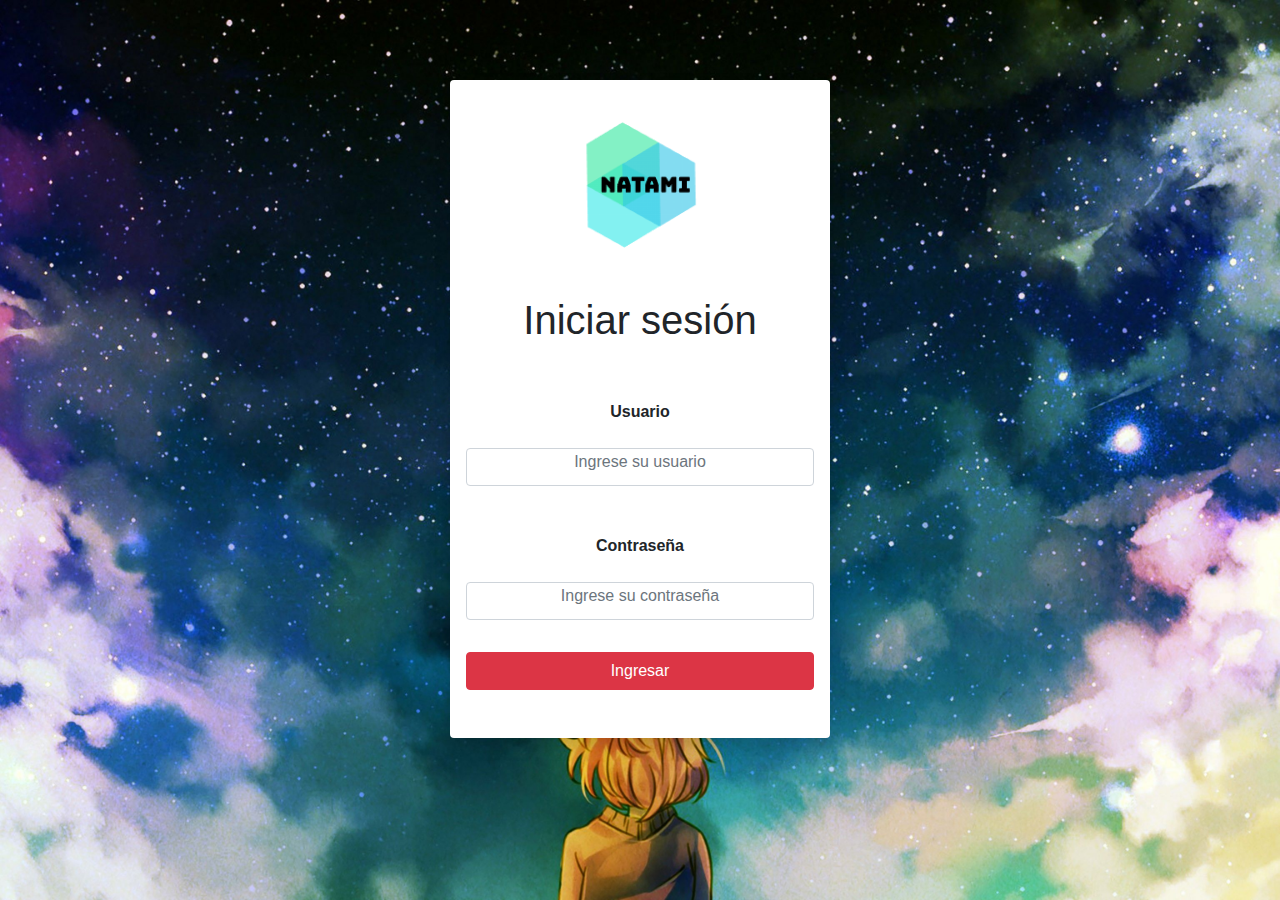
<file: index.html>
<!DOCTYPE html>
<html>
<head>
    
	<title>Natami-Login</title>
    <link href="assets/Login.css" rel="stylesheet" />
    <link rel="shortcut icon" href="assets/img/NATAMI-removebg-preview.png" type="image/png">
    
   <!-- Bootstrap CSS -->
	<link rel="stylesheet" href="https://stackpath.bootstrapcdn.com/bootstrap/4.3.1/css/bootstrap.min.css" integrity="sha384-ggOyR0iXCbMQv3Xipma34MD+dH/1fQ784/j6cY/iJTQUOhcWr7x9JvoRxT2MZw1T" crossorigin="anonymous">

	<!-- CSS personalizado -->
	<style>
		body {
			padding-top: 5rem;
           
			background-color: #f8f9fa;
		}

		.form-group label {
			font-weight: bold;
		}

		#error-message {
			color: red;
			font-weight: bold;
		}
	</style>
</head>

<body>
	<div class="container shadow p-3 mb-5 pb-5 bg-white rounded" style="max-width: 380px;">
        
		<img src="assets/img/NATAMI.PNG" class="mx-auto d-block mb-4" alt="Logo" style="max-width: 250px;">
		<h1 class="text-center mt-2 pb-2">Iniciar sesión</h1>
		<form id="login-form">
			<div class="form-group text-center mt-5">
				<label for="username">Usuario</label>
				<input type="text" class="form-control text-center mt-3 mb-2 pb-3" id="username" name="username" placeholder="Ingrese su usuario" required>
			</div>
			<div class="form-group text-center mt-5 mb-2 pb-3">
				<label for="password">Contraseña</label>
				<input type="password" class="form-control text-center mt-3 mb-2 pb-3" id="password" name="password" placeholder="Ingrese su contraseña" required>
			</div>
			<button type="submit" class="btn btn-danger btn-block">Ingresar</button>
		</form>

		<div id="error-message" class="text-center mt-3" style="display: none;">
			<p>Usuario o contraseña incorrectos. Por favor, inténtelo de nuevo.</p>
		</div>
	</div>

	<!-- jQuery -->
	<script src="https://code.jquery.com/jquery-3.3.1.slim.min.js" integrity="sha384-q8i/X+965DzO0rT7abK41JStQIAqVgRVzpbzo5smXKp4YfRvH+8abtTE1Pi6jizo" crossorigin="anonymous"></script>

	<!-- Bootstrap JS -->
	<script src="https://stackpath.bootstrapcdn.com/bootstrap/4.3.1/js/bootstrap.min.js" integrity="sha384-JjSmVgyd0p3pXB1rRibZUAYoIIy6OrQ6VrjIEaFf/nJGzIxFDsf4x0xIM+B07jRM" crossorigin="anonymous"></script>

	<!-- JavaScript personalizado -->
	<script>
		$(document).ready(function() {
			$("#login-form").submit(function(event) {
				event.preventDefault();
			// Obtener los valores de usuario y contraseña
			var username = $("#username").val();
			var password = $("#password").val();

			// Validar el usuario y la contraseña
			if (username == "Ivarlyn" && password == "123456") {
				// Si los datos son correctos, redireccionar a la página principal
				window.location.href = "Pgae/HomePage/index.html";
			} else {
				// Si los datos son incorrectos, mostrar un mensaje de error
				$("#error-message").show();
			}
		});
	});
</script>


</body>
</html>
</file>
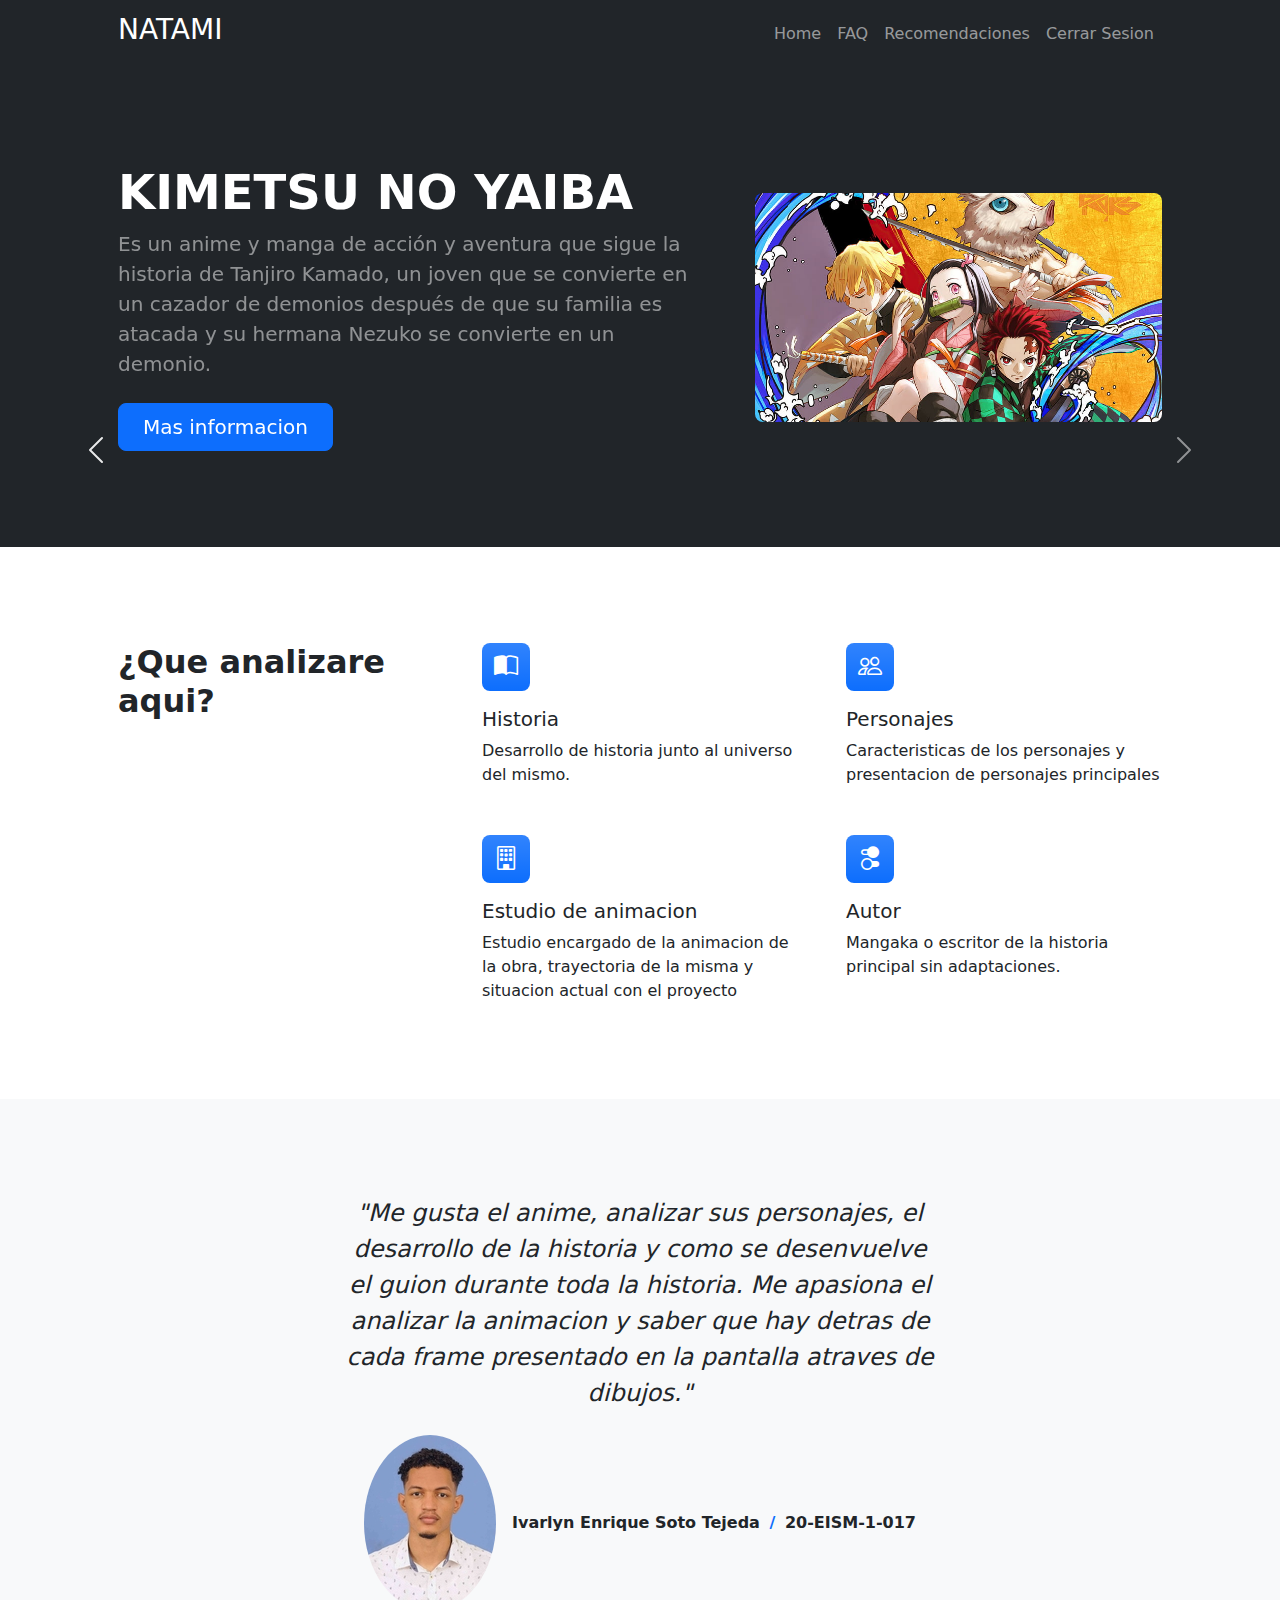
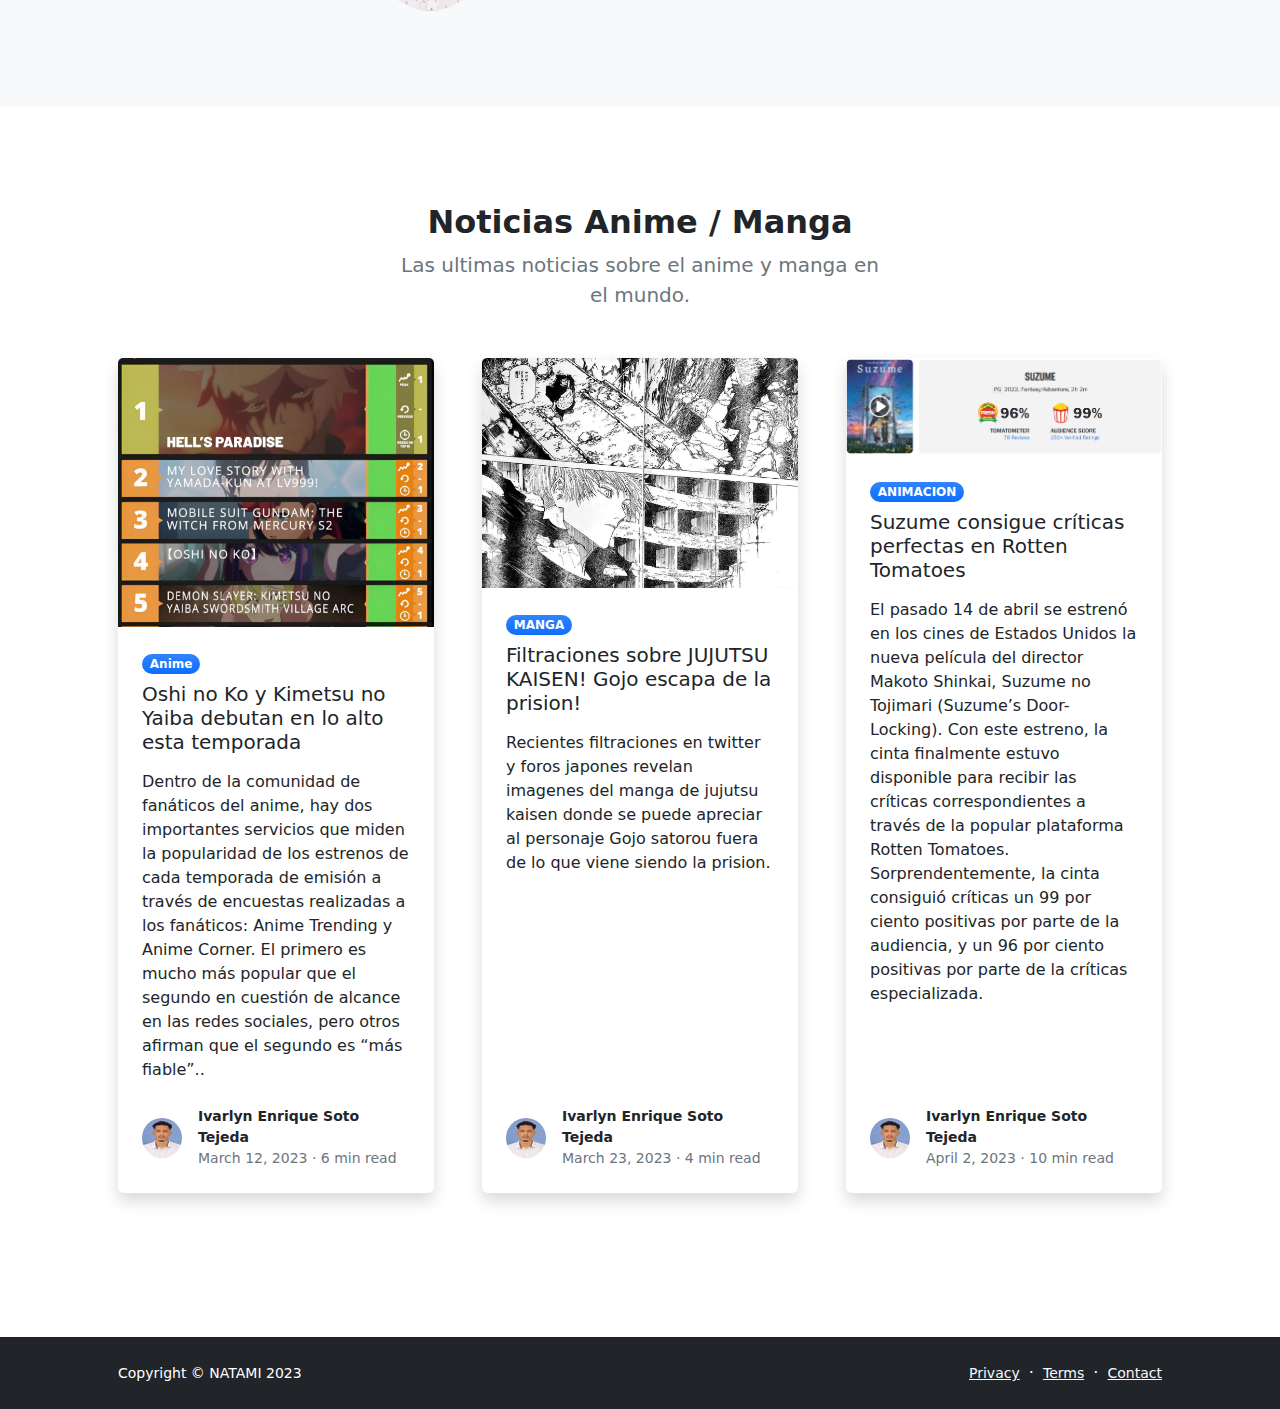
<file: Pgae/HomePage/index.html>
<!DOCTYPE html>
<html lang="en">
    <head>
        <meta charset="utf-8" />
        <meta name="viewport" content="width=device-width, initial-scale=1, shrink-to-fit=no" />
        <meta name="description" content="" />
        <meta name="author" content="" />
        <title>NATAMI</title>
        <!-- Favicon-->
        <link rel="icon" type="image/x-icon" href="assets/img/NATAMI-removebg-preview.png" />
        <!-- Bootstrap icons-->
        <link href="https://cdn.jsdelivr.net/npm/bootstrap-icons@1.5.0/font/bootstrap-icons.css" rel="stylesheet" />
        <!-- Core theme CSS (includes Bootstrap)-->
        <link href="css/styles.css" rel="stylesheet" />
    </head>
    <body class="d-flex flex-column h-100">
        <main class="flex-shrink-0">
            <!-- Navigation-->
            <nav class="navbar navbar-expand-lg navbar-dark bg-dark">
                <div class="container px-5">
                    <a class="navbar-brand" href="index.html"><h3> NATAMI</h3></a>
                    <button class="navbar-toggler" type="button" data-bs-toggle="collapse" data-bs-target="#navbarSupportedContent" aria-controls="navbarSupportedContent" aria-expanded="false" aria-label="Toggle navigation"><span class="navbar-toggler-icon"></span></button>
                    <div class="collapse navbar-collapse" id="navbarSupportedContent">
                        <ul class="navbar-nav ms-auto mb-2 mb-lg-0">
                            <li class="nav-item"><a class="nav-link" href="index.html">Home</a></li>
                            

                            <li class="nav-item"><a class="nav-link" href="faq.html">FAQ</a></li>
                            <li class="nav-item dropdown">
                               
                            </li>
                            <li class="nav-item"><a class="nav-link" href="Recomendaciones.html">Recomendaciones</a></li>    

                            <li class="nav-item"><a class="nav-link" href="../../index.html">Cerrar Sesion</a></li>                                  
                            
                        </ul>
                    </div>
                </div>
            </nav>
            <!-- Header-->
            <header class="bg-dark py-5">
                <div class="container px-5">

                    <div id="carrusel" class="carousel carousel-white slide" data-ride="carousel">
      
                        <!-- Indicadores de las imagenes del carrusel -->
                        <ul class="carousel-indicators">
                          <li data-target="#carrusel" data-slide-to="0" class="active"></li>
                          <li data-target="#carrusel" data-slide-to="1"></li>
                          <li data-target="#carrusel" data-slide-to="2"></li>
                        </ul>
                        
                        <!-- PUERCO -->
                        <div class="carousel-inner">
                          <div class="carousel-item active">
                            <div class="row gx-5 align-items-center justify-content-center">
                                <div class="col-lg-8 col-xl-7 col-xxl-6">
                                    <div class="my-5 text-center text-xl-start">
                                        <h1 class="display-5 fw-bolder text-white mb-2">KIMETSU NO YAIBA</h1>
                                        <p class="lead fw-normal text-white-50 mb-4">Es un anime y manga de acción y aventura que sigue la historia de Tanjiro Kamado, un joven que se convierte en un cazador de demonios después de que su familia es atacada y su hermana Nezuko se convierte en un demonio.</p>
                                        <div class="d-grid gap-3 d-sm-flex justify-content-sm-center justify-content-xl-start">
                                            <a class="btn btn-primary btn-lg px-4 me-sm-3" href="../KIMETSU/kimetsunoyaiba.html">Mas informacion</a>
                                            
                                        </div>
                                    </div>
                                </div>
                                <div class="col-xl-5 col-xxl-6 d-none d-xl-block text-center"><img class="img-fluid rounded-3 my-5" src="assets/img/Kimetsu.jpg" alt="..." /></div>
                            </div> 

                          </div>
                          <div class="carousel-item">
                            <div class="row gx-5 align-items-center justify-content-center">
                                <div class="col-lg-8 col-xl-7 col-xxl-6">
                                    <div class="my-5 text-center text-xl-start">
                                        <h1 class="display-5 fw-bolder text-white mb-2">BOKU NO HERO ACADEMIA</h1>
                                        <p class="lead fw-normal text-white-50 mb-4">Es un anime y manga de acción y superhéroes que sigue la historia de un joven llamado Izuku Midoriya en un mundo en el que la mayoría de las personas tienen habilidades sobrenaturales. A pesar de no tener poderes, Midoriya tiene un gran sueño: convertirse en un héroe como su ídolo, All Might. </p>
                                        <div class="d-grid gap-3 d-sm-flex justify-content-sm-center justify-content-xl-start">
                                            <a class="btn btn-primary btn-lg px-4 me-sm-3" href="../BOKU NO HERO/BOKUNOHERO.html">Mas informacion</a>
                                            
                                        </div>
                                    </div>
                                </div>
                                <div class="col-xl-5 col-xxl-6 d-none d-xl-block text-center"><img class="img-fluid rounded-3 my-5" src="assets/img/bokunohero.jpg" alt="..." /></div>
                            </div> 

                          </div>
                          <div class="carousel-item">
                            <div class="row gx-5 align-items-center justify-content-center">
                                <div class="col-lg-8 col-xl-7 col-xxl-6">
                                    <div class="my-5 text-center text-xl-start">
                                        <h1 class="display-5 fw-bolder text-white mb-2">JOJOS BIZARRE ADVENTURE</h1>
                                        <p class="lead fw-normal text-white-50 mb-4">Es un anime y manga de acción y aventura que sigue la historia de la familia Joestar a lo largo de varias generaciones. Cada parte de la serie presenta una nueva historia y personajes principales, pero todos tienen en común la lucha contra los villanos con poderes sobrenaturales conocidos como "stands". </p>
                                        <div class="d-grid gap-3 d-sm-flex justify-content-sm-center justify-content-xl-start">
                                            <a class="btn btn-primary btn-lg px-4 me-sm-3" href="../JOJOS/jojos.html">Mas informacion</a>
                                            
                                        </div>
                                    </div>
                                </div>
                                <div class="col-xl-5 col-xxl-6 d-none d-xl-block text-center"><img class="img-fluid rounded-3 my-5" src="assets/img/jojos.jpg" alt="..." /></div>
                            </div> 

                            
                          </div>
                        </div>
                        
                    
                        
                      </div>
                          <!-- Botones para cambiar las imágenes -->
                          <a class="carousel-control-prev" href="#carrusel" role="button" data-slide="prev">
                            <span class="carousel-control-prev-icon" aria-hidden="true"></span>
                           
                          </a>
                          <a class="carousel-control-next" href="#carrusel" role="button" data-slide="next">
                            <span class="carousel-control-next-icon" aria-hidden="true"></span>
                           
                          </a>
                    </div>
                    
                    <!-- Agregamos los scripts de Bootstrap -->
                    <script src="https://code.jquery.com/jquery-3.2.1.slim.min.js"></script>
                    <script src="https://cdnjs.cloudflare.com/ajax/libs/popper.js/1.12.9/umd/popper.min.js"></script>
                    <script src="https://maxcdn.bootstrapcdn.com/bootstrap/4.0.0/js/bootstrap.min.js"></script>


                   

                </div>
            </header>

            
            <!-- Features section-->
            <section class="py-5" id="features">
                <div class="container px-5 my-5">
                    <div class="row gx-5">
                        <div class="col-lg-4 mb-5 mb-lg-0"><h2 class="fw-bolder mb-0">¿Que analizare aqui?</h2></div>
                        <div class="col-lg-8">
                            <div class="row gx-5 row-cols-1 row-cols-md-2">
                                <div class="col mb-5 h-100">
                                    <div class="feature bg-primary bg-gradient text-white rounded-3 mb-3"><i class="bi bi-book-half"></i></div>
                                    <h2 class="h5">Historia</h2>
                                    <p class="mb-0">Desarrollo de historia junto al universo del mismo.</p>
                                </div>
                                <div class="col mb-5 h-100">
                                    <div class="feature bg-primary bg-gradient text-white rounded-3 mb-3"><i class="bi bi-people"></i></div>
                                    <h2 class="h5">Personajes</h2>
                                    <p class="mb-0">Caracteristicas de los personajes y presentacion de personajes principales</p>
                                </div>
                                <div class="col mb-5 mb-md-0 h-100">
                                    <div class="feature bg-primary bg-gradient text-white rounded-3 mb-3"><i class="bi bi-building"></i></div>
                                    <h2 class="h5">Estudio de animacion</h2>
                                    <p class="mb-0">Estudio encargado de la animacion de la obra, trayectoria de la misma y situacion actual con el proyecto</p>
                                </div>
                                <div class="col h-100">
                                    <div class="feature bg-primary bg-gradient text-white rounded-3 mb-3"><i class="bi bi-toggles2"></i></div>
                                    <h2 class="h5">Autor</h2>
                                    <p class="mb-0">Mangaka o escritor de la historia principal sin adaptaciones.</p>
                                </div>
                            </div>
                        </div>
                    </div>
                </div>
            </section>
            <!-- Testimonial section-->
            <div class="py-5 bg-light">
                <div class="container px-5 my-5">
                    <div class="row gx-5 justify-content-center">
                        <div class="col-lg-10 col-xl-7">
                            <div class="text-center">
                                <div class="fs-4 mb-4 fst-italic">"Me gusta el anime, analizar sus personajes, el desarrollo de la historia y como se desenvuelve el guion durante toda la historia. Me apasiona el analizar la animacion y saber que hay detras de cada frame presentado en la pantalla atraves de dibujos."</div>
                                <div class="d-flex align-items-center justify-content-center">
                                    <img class="rounded-circle me-3" src="assets/img/IBARLIN.jpg" alt="..." />
                                    <div class="fw-bold">
                                        Ivarlyn Enrique Soto Tejeda
                                        <span class="fw-bold text-primary mx-1">/</span>
                                        20-EISM-1-017
                                    </div>
                                </div>
                            </div>
                        </div>
                    </div>
                </div>
            </div>

            <!-- Blog preview section-->
            <section class="py-5">
                <div class="container px-5 my-5">
                    <div class="row gx-5 justify-content-center">
                        <div class="col-lg-8 col-xl-6">
                            <div class="text-center">
                                <h2 class="fw-bolder">Noticias Anime / Manga</h2>
                                <p class="lead fw-normal text-muted mb-5">Las ultimas noticias sobre el anime y manga en el mundo.</p>
                            </div>
                        </div>
                    </div>
                    <div class="row gx-5">
                        <div class="col-lg-4 mb-5">
                            <div class="card h-100 shadow border-0">
                                <img class="card-img-top" src="assets/img/Ranking.PNG" alt="..." />
                                <div class="card-body p-4">
                                    <div class="badge bg-primary bg-gradient rounded-pill mb-2">Anime</div>
                                    <a class="text-decoration-none link-dark stretched-link" href="#!"><h5 class="card-title mb-3">Oshi no Ko y Kimetsu no Yaiba debutan en lo alto esta temporada</h5></a>
                                    <p class="card-text mb-0">Dentro de la comunidad de fanáticos del anime, hay dos importantes servicios que miden la popularidad de los estrenos de cada temporada de emisión a través de encuestas realizadas a los fanáticos: Anime Trending y Anime Corner. El primero es mucho más popular que el segundo en cuestión de alcance en las redes sociales, pero otros afirman que el segundo es “más fiable”..</p>
                                </div>
                                <div class="card-footer p-4 pt-0 bg-transparent border-top-0">
                                    <div class="d-flex align-items-end justify-content-between">
                                        <div class="d-flex align-items-center">
                                            <img class="rounded-circle me-3" src="assets/img/perfil.jpg" alt="..." />
                                            <div class="small">
                                                <div class="fw-bold">Ivarlyn Enrique Soto Tejeda</div>
                                                <div class="text-muted">March 12, 2023 &middot; 6 min read</div>
                                            </div>
                                        </div>
                                    </div>
                                </div>
                            </div>
                        </div>
                        <div class="col-lg-4 mb-5">
                            <div class="card h-100 shadow border-0">
                                <img class="card-img-top" src="assets/img/gojo.png" alt="..." />
                                <div class="card-body p-4">
                                    <div class="badge bg-primary bg-gradient rounded-pill mb-2">MANGA</div>
                                    <a class="text-decoration-none link-dark stretched-link" href="#!"><h5 class="card-title mb-3">Filtraciones sobre JUJUTSU KAISEN! Gojo escapa de la prision!</h5></a>
                                    <p class="card-text mb-0">Recientes filtraciones en twitter y foros japones revelan imagenes del manga de jujutsu kaisen donde se puede apreciar al personaje Gojo satorou fuera de lo que viene siendo la prision.</p>
                                </div>
                                <div class="card-footer p-4 pt-0 bg-transparent border-top-0">
                                    <div class="d-flex align-items-end justify-content-between">
                                        <div class="d-flex align-items-center">
                                            <img class="rounded-circle me-3" src="assets/img/perfil.jpg" alt="..." />
                                            <div class="small">
                                                <div class="fw-bold">Ivarlyn Enrique Soto Tejeda</div>
                                                <div class="text-muted">March 23, 2023 &middot; 4 min read</div>
                                            </div>
                                        </div>
                                    </div>
                                </div>
                            </div>
                        </div>
                        <div class="col-lg-4 mb-5">
                            <div class="card h-100 shadow border-0">
                                <img class="card-img-top" src="assets/img/Suzume.png" alt="..." />
                                <div class="card-body p-4">
                                    <div class="badge bg-primary bg-gradient rounded-pill mb-2">ANIMACION</div>
                                    <a class="text-decoration-none link-dark stretched-link" href="#!"><h5 class="card-title mb-3">Suzume consigue críticas perfectas en Rotten Tomatoes</h5></a>
                                    <p class="card-text mb-0">El pasado 14 de abril se estrenó en los cines de Estados Unidos la nueva película del director Makoto Shinkai, Suzume no Tojimari (Suzume’s Door-Locking). Con este estreno, la cinta finalmente estuvo disponible para recibir las críticas correspondientes a través de la popular plataforma Rotten Tomatoes. Sorprendentemente, la cinta consiguió críticas un 99 por ciento positivas por parte de la audiencia, y un 96 por ciento positivas por parte de la críticas especializada.</p>
                                </div>
                                <div class="card-footer p-4 pt-0 bg-transparent border-top-0">
                                    <div class="d-flex align-items-end justify-content-between">
                                        <div class="d-flex align-items-center">
                                            <img class="rounded-circle me-3" src="assets/img/perfil.jpg" alt="..." />
                                            <div class="small">
                                                <div class="fw-bold">Ivarlyn Enrique Soto Tejeda</div>
                                                <div class="text-muted">April 2, 2023 &middot; 10 min read</div>
                                            </div>
                                        </div>
                                    </div>
                                </div>
                            </div>
                        </div>
                    </div>
                    <!-- Call to action-->
                    
                </div>
            </section>
        </main>
        <!-- Footer-->
        <footer class="bg-dark py-4 mt-auto">
            <div class="container px-5">
                <div class="row align-items-center justify-content-between flex-column flex-sm-row">
                    <div class="col-auto"><div class="small m-0 text-white">Copyright &copy; NATAMI 2023</div></div>
                    <div class="col-auto">
                        <a class="link-light small" href="#!">Privacy</a>
                        <span class="text-white mx-1">&middot;</span>
                        <a class="link-light small" href="#!">Terms</a>
                        <span class="text-white mx-1">&middot;</span>
                        <a class="link-light small" href="#!">Contact</a>
                    </div>
                </div>
            </div>
        </footer>
        <!-- Bootstrap core JS-->
        <script src="https://cdn.jsdelivr.net/npm/bootstrap@5.2.3/dist/js/bootstrap.bundle.min.js"></script>
        <!-- Core theme JS-->
        <script src="js/scripts.js"></script>
    </body>
</html>
</file>
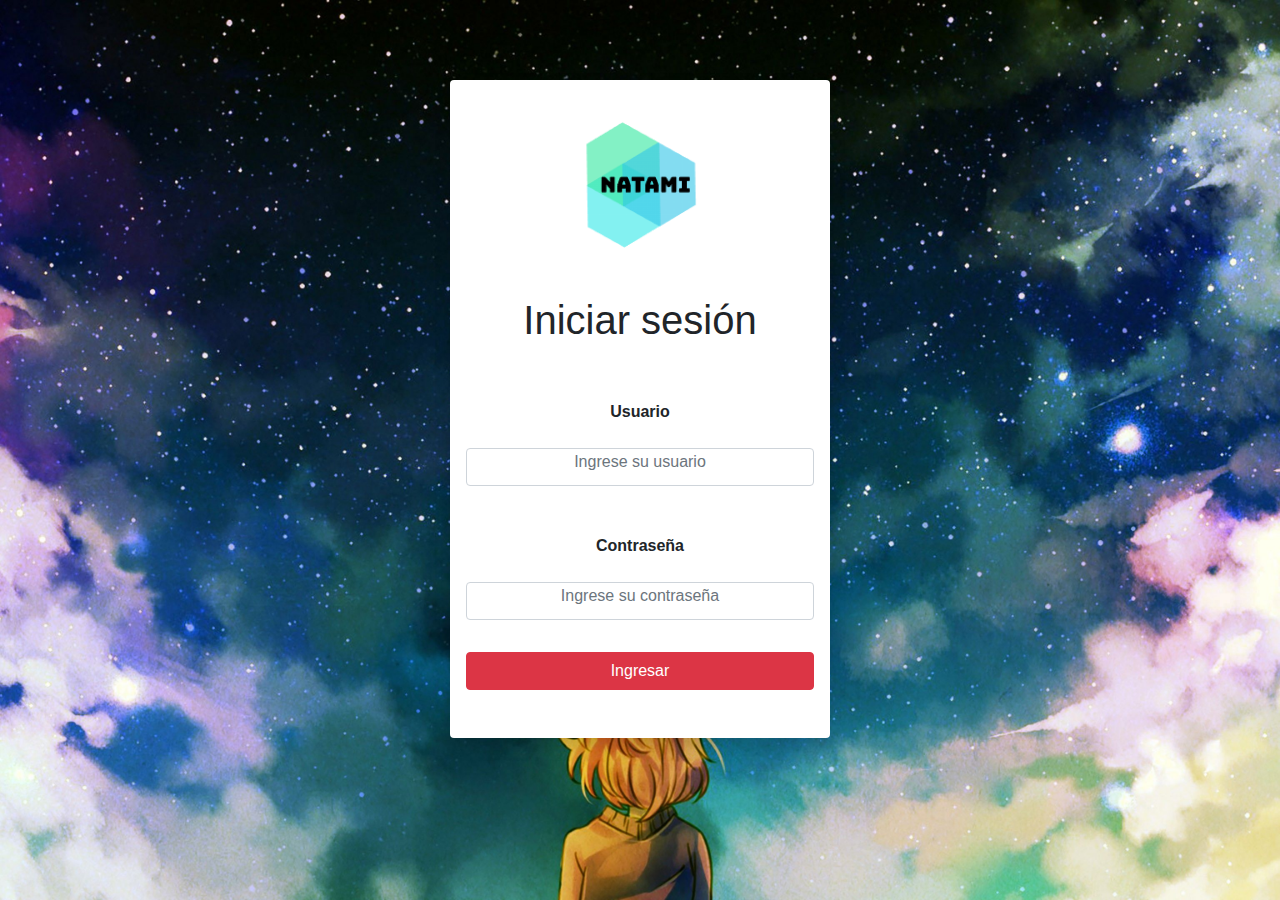
<file: Login/Login.html>
<!DOCTYPE html>
<html>
<head>
    
	<title>Natami-Login</title>
    <link href="assets/Login.css" rel="stylesheet" />
    <link rel="shortcut icon" href="../Login/assets/img/NATAMI-removebg-preview.png" type="image/png">
    
   <!-- Bootstrap CSS -->
	<link rel="stylesheet" href="https://stackpath.bootstrapcdn.com/bootstrap/4.3.1/css/bootstrap.min.css" integrity="sha384-ggOyR0iXCbMQv3Xipma34MD+dH/1fQ784/j6cY/iJTQUOhcWr7x9JvoRxT2MZw1T" crossorigin="anonymous">

	<!-- CSS personalizado -->
	<style>
		body {
			padding-top: 5rem;
           
			background-color: #f8f9fa;
		}

		.form-group label {
			font-weight: bold;
		}

		#error-message {
			color: red;
			font-weight: bold;
		}
	</style>
</head>

<body>
	<div class="container shadow p-3 mb-5 pb-5 bg-white rounded" style="max-width: 380px;">
        
		<img src="../Login/assets/img/NATAMI.PNG" class="mx-auto d-block mb-4" alt="Logo" style="max-width: 250px;">
		<h1 class="text-center mt-2 pb-2">Iniciar sesión</h1>
		<form id="login-form">
			<div class="form-group text-center mt-5">
				<label for="username">Usuario</label>
				<input type="text" class="form-control text-center mt-3 mb-2 pb-3" id="username" name="username" placeholder="Ingrese su usuario" required>
			</div>
			<div class="form-group text-center mt-5 mb-2 pb-3">
				<label for="password">Contraseña</label>
				<input type="password" class="form-control text-center mt-3 mb-2 pb-3" id="password" name="password" placeholder="Ingrese su contraseña" required>
			</div>
			<button type="submit" class="btn btn-danger btn-block">Ingresar</button>
		</form>

		<div id="error-message" class="text-center mt-3" style="display: none;">
			<p>Usuario o contraseña incorrectos. Por favor, inténtelo de nuevo.</p>
		</div>
	</div>

	<!-- jQuery -->
	<script src="https://code.jquery.com/jquery-3.3.1.slim.min.js" integrity="sha384-q8i/X+965DzO0rT7abK41JStQIAqVgRVzpbzo5smXKp4YfRvH+8abtTE1Pi6jizo" crossorigin="anonymous"></script>

	<!-- Bootstrap JS -->
	<script src="https://stackpath.bootstrapcdn.com/bootstrap/4.3.1/js/bootstrap.min.js" integrity="sha384-JjSmVgyd0p3pXB1rRibZUAYoIIy6OrQ6VrjIEaFf/nJGzIxFDsf4x0xIM+B07jRM" crossorigin="anonymous"></script>

	<!-- JavaScript personalizado -->
	<script>
		$(document).ready(function() {
			$("#login-form").submit(function(event) {
				event.preventDefault();
			// Obtener los valores de usuario y contraseña
			var username = $("#username").val();
			var password = $("#password").val();

			// Validar el usuario y la contraseña
			if (username == "Ivarlyn" && password == "123456") {
				// Si los datos son correctos, redireccionar a la página principal
				window.location.href = "../Pgae/HomePage/index.html";
			} else {
				// Si los datos son incorrectos, mostrar un mensaje de error
				$("#error-message").show();
			}
		});
	});
</script>


</body>
</html>
</file>
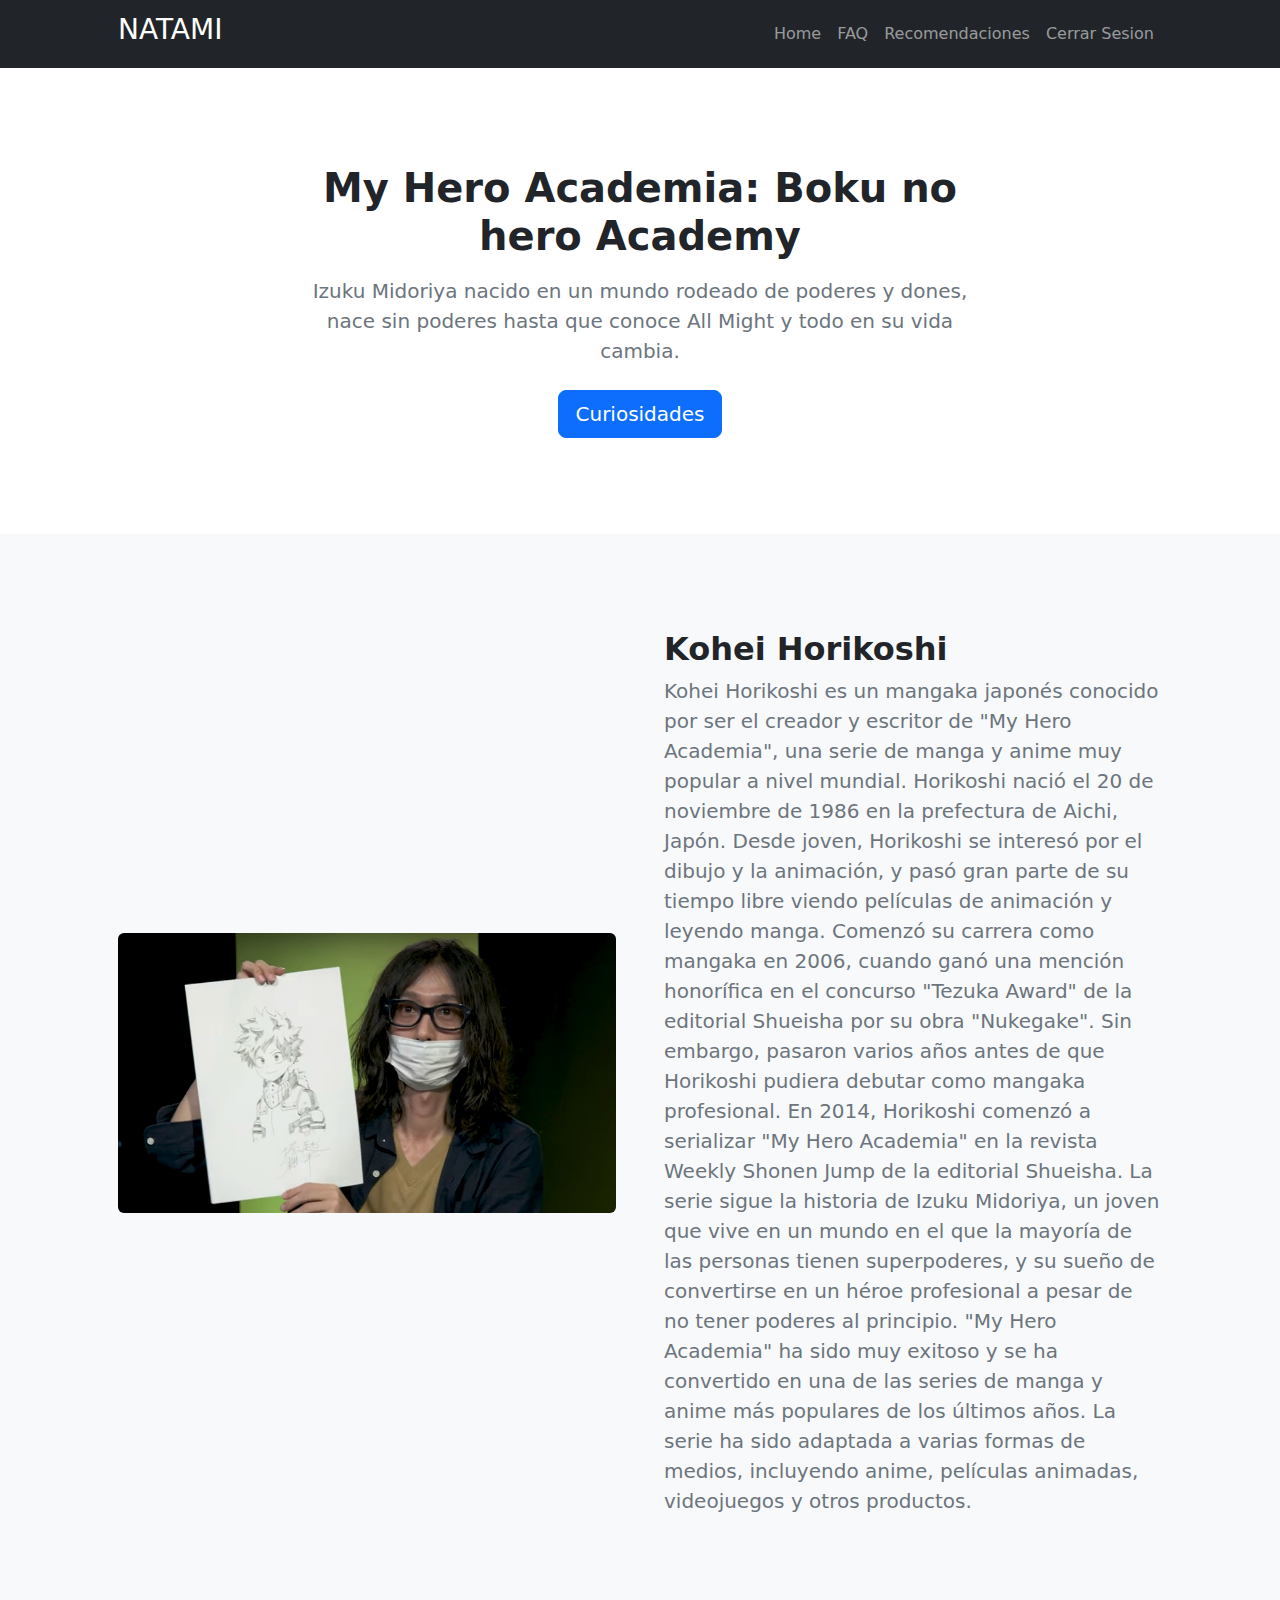
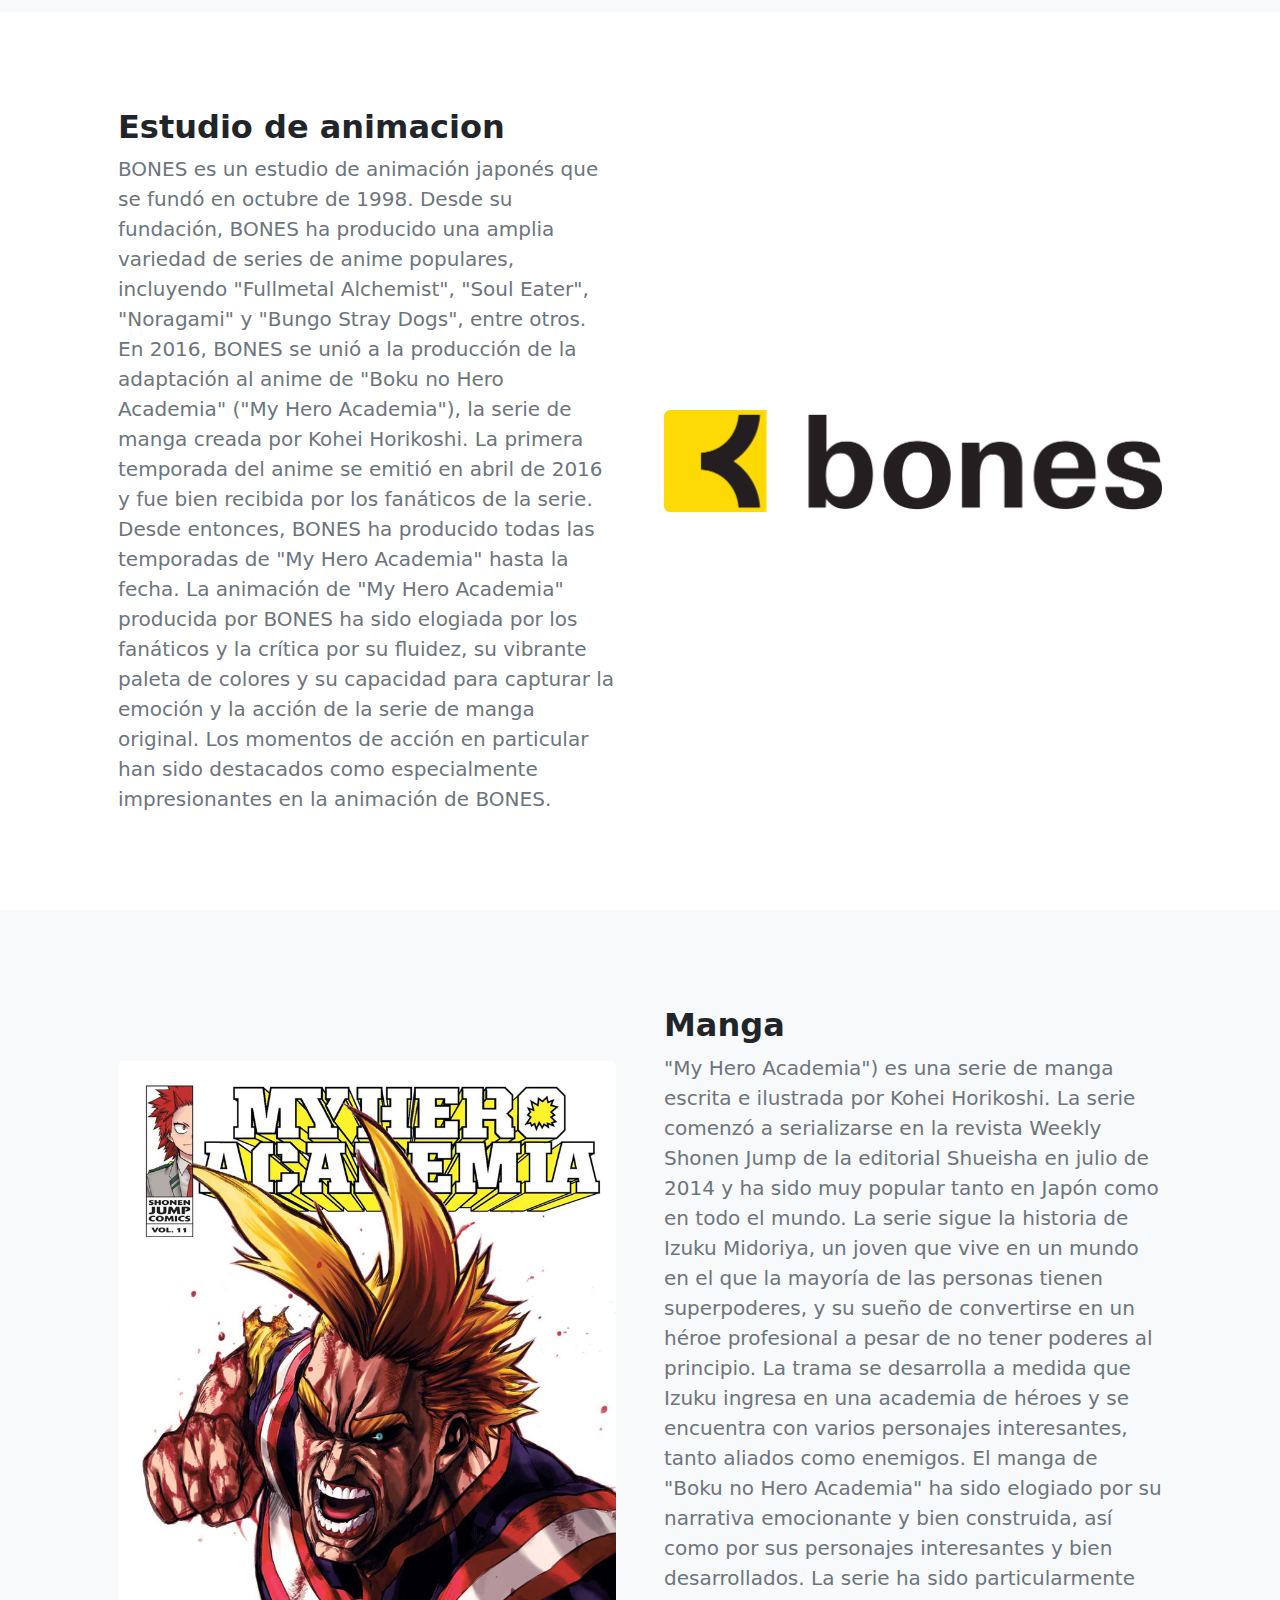
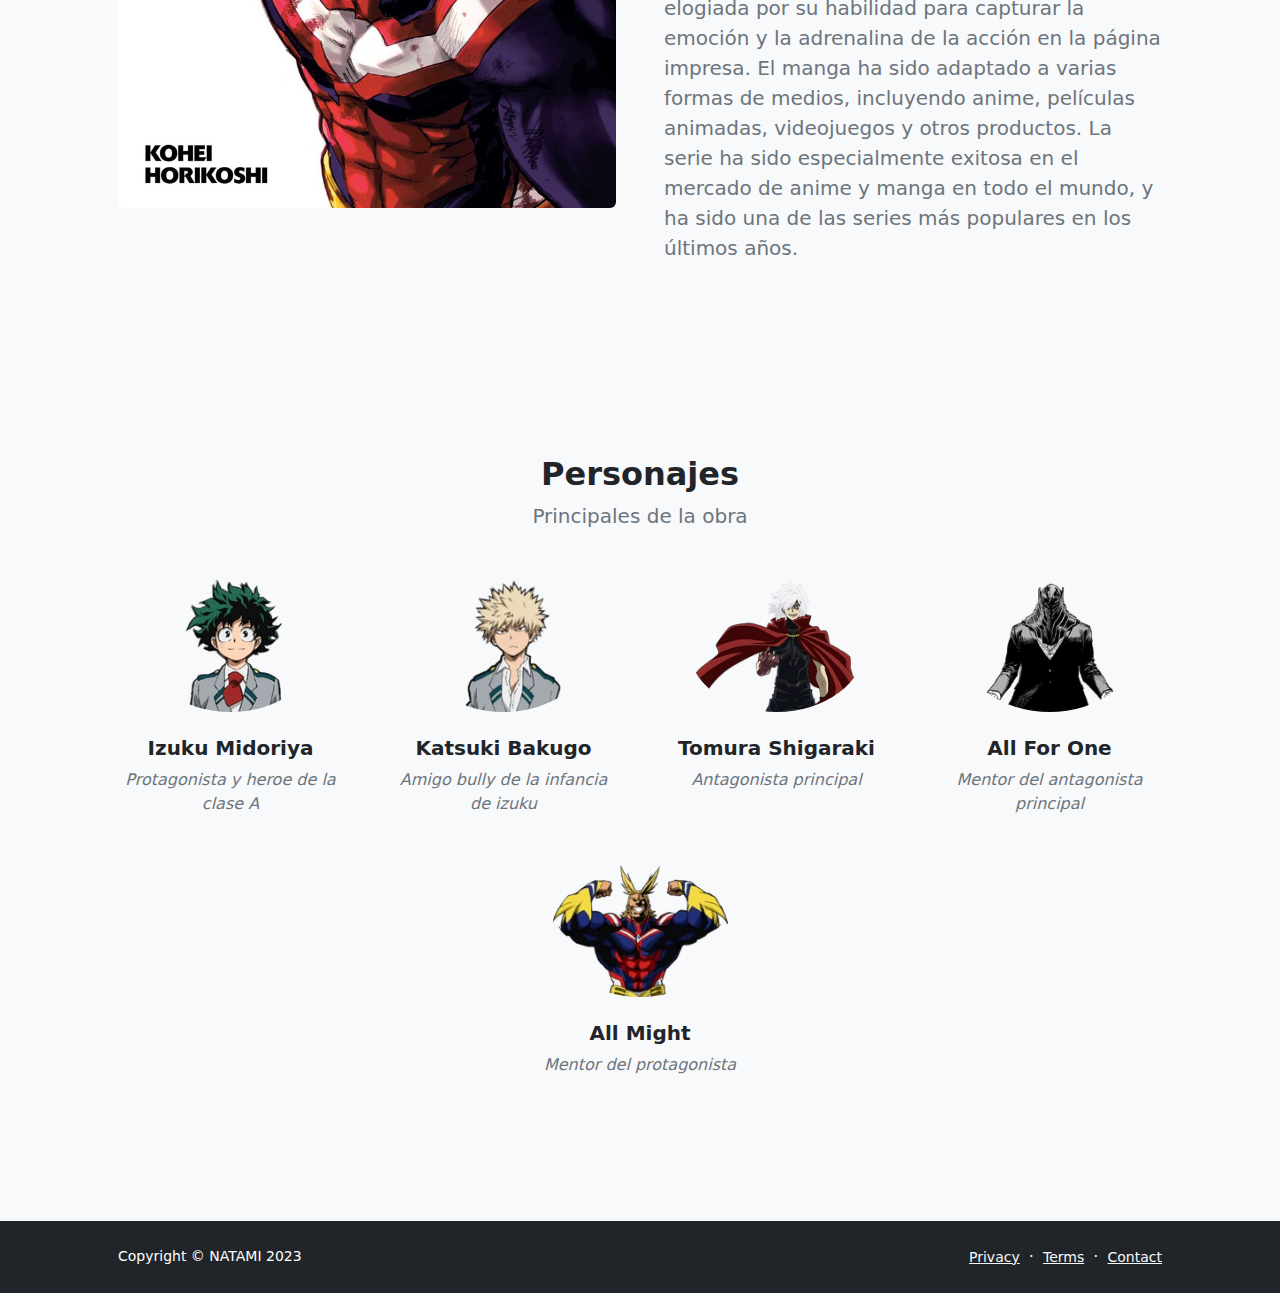
<file: Pgae/BOKU NO HERO/BOKUNOHERO.html>
<!DOCTYPE html>
<html lang="en">
    <head>
        <meta charset="utf-8" />
        <meta name="viewport" content="width=device-width, initial-scale=1, shrink-to-fit=no" />
        <meta name="description" content="" />
        <meta name="author" content="" />
        <title>Natami-AnimeInfo</title>
        <!-- Favicon-->
        <link rel="icon" type="image/x-icon" href="../../assets/img/NATAMI-removebg-preview.png" />
        <!-- Bootstrap icons-->
        <link href="https://cdn.jsdelivr.net/npm/bootstrap-icons@1.5.0/font/bootstrap-icons.css" rel="stylesheet" />
        <!-- Core theme CSS (includes Bootstrap)-->
        <link href="../HomePage/css/styles.css" rel="stylesheet" />
    </head>
    <body class="d-flex flex-column">
        <main class="flex-shrink-0">
            <!-- Navigation-->
            <nav class="navbar navbar-expand-lg navbar-dark bg-dark">
                <div class="container px-5">
                    <a class="navbar-brand" href="../HomePage/index.html"><h3> NATAMI</h3></a>
                    <button class="navbar-toggler" type="button" data-bs-toggle="collapse" data-bs-target="#navbarSupportedContent" aria-controls="navbarSupportedContent" aria-expanded="false" aria-label="Toggle navigation"><span class="navbar-toggler-icon"></span></button>
                    <div class="collapse navbar-collapse" id="navbarSupportedContent">
                        <ul class="navbar-nav ms-auto mb-2 mb-lg-0">
                            <li class="nav-item"><a class="nav-link" href="../HomePage/index.html">Home</a></li>                           
                           
                            <li class="nav-item"><a class="nav-link" href="../HomePage/faq.html">FAQ</a></li>
                     
                   
                            <li class="nav-item"><a class="nav-link" href="../HomePage/Recomendaciones.html">Recomendaciones</a></li>
                            <li class="nav-item"><a class="nav-link" href="../../index.html">Cerrar Sesion</a></li>    
                              
                        </ul>
                    </div>
                </div>
            </nav>
            <!-- Header-->
            <header class="py-5">
                <div class="container px-5">
                    <div class="row justify-content-center">
                        <div class="col-lg-8 col-xxl-6">
                            <div class="text-center my-5">
                                <h1 class="fw-bolder mb-3">My Hero Academia: Boku no hero Academy</h1>
                                <p class="lead fw-normal text-muted mb-4">Izuku Midoriya nacido en un mundo rodeado de poderes y dones, nace sin poderes hasta que conoce All Might y todo en su vida cambia.</p>
                                <a class="btn btn-primary btn-lg" href="#scroll-target">Curiosidades</a>
                            </div>
                        </div>
                    </div>
                </div>
            </header>
            <!-- AnimeInfo section one-->
            <section class="py-5 bg-light" id="scroll-target">
                <div class="container px-5 my-5">
                    <div class="row gx-5 align-items-center">
                        <div class="col-lg-6"><img class="img-fluid rounded mb-5 mb-lg-0" src="../HomePage/assets/img/horikoshi.jpg" alt="..." /></div>
                        <div class="col-lg-6">
                            <h2 class="fw-bolder">Kohei Horikoshi</h2>
                            <p class="lead fw-normal text-muted mb-0">Kohei Horikoshi es un mangaka japonés conocido por ser el creador y escritor de "My Hero Academia", una serie de manga y anime muy popular a nivel mundial.

                                Horikoshi nació el 20 de noviembre de 1986 en la prefectura de Aichi, Japón. Desde joven, Horikoshi se interesó por el dibujo y la animación, y pasó gran parte de su tiempo libre viendo películas de animación y leyendo manga.
                                
                                Comenzó su carrera como mangaka en 2006, cuando ganó una mención honorífica en el concurso "Tezuka Award" de la editorial Shueisha por su obra "Nukegake". Sin embargo, pasaron varios años antes de que Horikoshi pudiera debutar como mangaka profesional.
                                
                                En 2014, Horikoshi comenzó a serializar "My Hero Academia" en la revista Weekly Shonen Jump de la editorial Shueisha. La serie sigue la historia de Izuku Midoriya, un joven que vive en un mundo en el que la mayoría de las personas tienen superpoderes, y su sueño de convertirse en un héroe profesional a pesar de no tener poderes al principio.
                                
                                "My Hero Academia" ha sido muy exitoso y se ha convertido en una de las series de manga y anime más populares de los últimos años. La serie ha sido adaptada a varias formas de medios, incluyendo anime, películas animadas, videojuegos y otros productos.
                                
                                </p>
                        </div>
                    </div>
                </div>
            </section>
            <!-- AnimeInfo section two-->
            <section class="py-5">
                <div class="container px-5 my-5">
                    <div class="row gx-5 align-items-center">
                        <div class="col-lg-6 order-first order-lg-last"><img class="img-fluid rounded mb-5 mb-lg-0" src="../HomePage/assets/img/bones.webp" alt="..." /></div>
                        <div class="col-lg-6">
                            <h2 class="fw-bolder">Estudio de animacion </h2>
                            <p class="lead fw-normal text-muted mb-0">BONES es un estudio de animación japonés que se fundó en octubre de 1998. Desde su fundación, BONES ha producido una amplia variedad de series de anime populares, incluyendo "Fullmetal Alchemist", "Soul Eater", "Noragami" y "Bungo Stray Dogs", entre otros.

                                En 2016, BONES se unió a la producción de la adaptación al anime de "Boku no Hero Academia" ("My Hero Academia"), la serie de manga creada por Kohei Horikoshi. La primera temporada del anime se emitió en abril de 2016 y fue bien recibida por los fanáticos de la serie. Desde entonces, BONES ha producido todas las temporadas de "My Hero Academia" hasta la fecha.
                                
                                La animación de "My Hero Academia" producida por BONES ha sido elogiada por los fanáticos y la crítica por su fluidez, su vibrante paleta de colores y su capacidad para capturar la emoción y la acción de la serie de manga original. Los momentos de acción en particular han sido destacados como especialmente impresionantes en la animación de BONES.</p>
                        </div>
                    </div>
                </div>
            </section>
            <!-- AnimeInfo section one-->
            <section class="py-5 bg-light" id="scroll-target">
                <div class="container px-5 my-5">
                    <div class="row gx-5 align-items-center">
                        <div class="col-lg-6"><img class="img-fluid rounded mb-5 mb-lg-0" src="../HomePage/assets/img/mangoboku.jpg" alt="..." /></div>
                        <div class="col-lg-6">
                            <h2 class="fw-bolder">Manga</h2>
                            <p class="lead fw-normal text-muted mb-0">"My Hero Academia") es una serie de manga escrita e ilustrada por Kohei Horikoshi. La serie comenzó a serializarse en la revista Weekly Shonen Jump de la editorial Shueisha en julio de 2014 y ha sido muy popular tanto en Japón como en todo el mundo.

                                La serie sigue la historia de Izuku Midoriya, un joven que vive en un mundo en el que la mayoría de las personas tienen superpoderes, y su sueño de convertirse en un héroe profesional a pesar de no tener poderes al principio. La trama se desarrolla a medida que Izuku ingresa en una academia de héroes y se encuentra con varios personajes interesantes, tanto aliados como enemigos.
                                
                                El manga de "Boku no Hero Academia" ha sido elogiado por su narrativa emocionante y bien construida, así como por sus personajes interesantes y bien desarrollados. La serie ha sido particularmente elogiada por su habilidad para capturar la emoción y la adrenalina de la acción en la página impresa.
                                
                                El manga ha sido adaptado a varias formas de medios, incluyendo anime, películas animadas, videojuegos y otros productos. La serie ha sido especialmente exitosa en el mercado de anime y manga en todo el mundo, y ha sido una de las series más populares en los últimos años.</p>
                        </div>
                    </div>
                </div>
            </section>
            
            <!-- Team members section-->
            <section class="py-5 bg-light">
                <div class="container px-5 my-5">
                    <div class="text-center">
                        <h2 class="fw-bolder">Personajes</h2>
                        <p class="lead fw-normal text-muted mb-5">Principales de la obra</p>
                    </div>
                    <div class="row gx-5 row-cols-1 row-cols-sm-2 row-cols-xl-4 justify-content-center">
                        <div class="col mb-5 mb-5 mb-xl-0">
                            <div class="text-center">
                                <img class="img-fluid rounded-circle mb-4 px-4" src="../HomePage/assets/img/Izuku.webp" alt="..." />
                                <h5 class="fw-bolder">Izuku Midoriya</h5>
                                <div class="fst-italic text-muted">Protagonista y heroe de la clase A</div>
                            </div>
                        </div>
                        <div class="col mb-5 mb-5 mb-xl-0">
                            <div class="text-center">
                                <img class="img-fluid rounded-circle mb-4 px-4" src="../HomePage/assets/img/Katsuki.webp" alt="..." />
                                <h5 class="fw-bolder">Katsuki Bakugo</h5>
                                <div class="fst-italic text-muted">Amigo bully de la infancia de izuku</div>
                            </div>
                        </div>
                        <div class="col mb-5 mb-5 mb-sm-0">
                            <div class="text-center">
                                <img class="img-fluid rounded-circle mb-4 px-4" src="../HomePage/assets/img/Tomura.webp" alt="..." />
                                <h5 class="fw-bolder">Tomura Shigaraki</h5>
                                <div class="fst-italic text-muted">Antagonista principal</div>
                            </div>
                        </div>
                        <div class="col mb-5">
                            <div class="text-center">
                                <img class="img-fluid rounded-circle mb-4 px-4" src="../HomePage/assets/img/Allforone.webp" alt="..." />
                                <h5 class="fw-bolder">All For One</h5>
                                <div class="fst-italic text-muted">Mentor del antagonista principal</div>
                            </div>
                        </div>
                        <div class="col mb-5">
                            <div class="text-center">
                                <img class="img-fluid rounded-circle mb-4 px-4" src="../HomePage/assets/img/AllMight.webp" alt="..." />
                                <h5 class="fw-bolder">All Might</h5>
                                <div class="fst-italic text-muted">Mentor del protagonista</div>
                            </div>
                        </div>
                    </div>
                </div>
            </section>
        </main>
        <!-- Footer-->
        <footer class="bg-dark py-4 mt-auto">
            <div class="container px-5">
                <div class="row align-items-center justify-content-between flex-column flex-sm-row">
                    <div class="col-auto"><div class="small m-0 text-white">Copyright &copy; NATAMI 2023</div></div>
                    <div class="col-auto">
                        <a class="link-light small" href="#!">Privacy</a>
                        <span class="text-white mx-1">&middot;</span>
                        <a class="link-light small" href="#!">Terms</a>
                        <span class="text-white mx-1">&middot;</span>
                        <a class="link-light small" href="#!">Contact</a>
                    </div>
                </div>
            </div>
        </footer>
        <!-- Bootstrap core JS-->
        <script src="https://cdn.jsdelivr.net/npm/bootstrap@5.2.3/dist/js/bootstrap.bundle.min.js"></script>
        <!-- Core theme JS-->
        <script src="../HomePage/js/scripts.js"></script>

       
    </body>
</html>
</file>
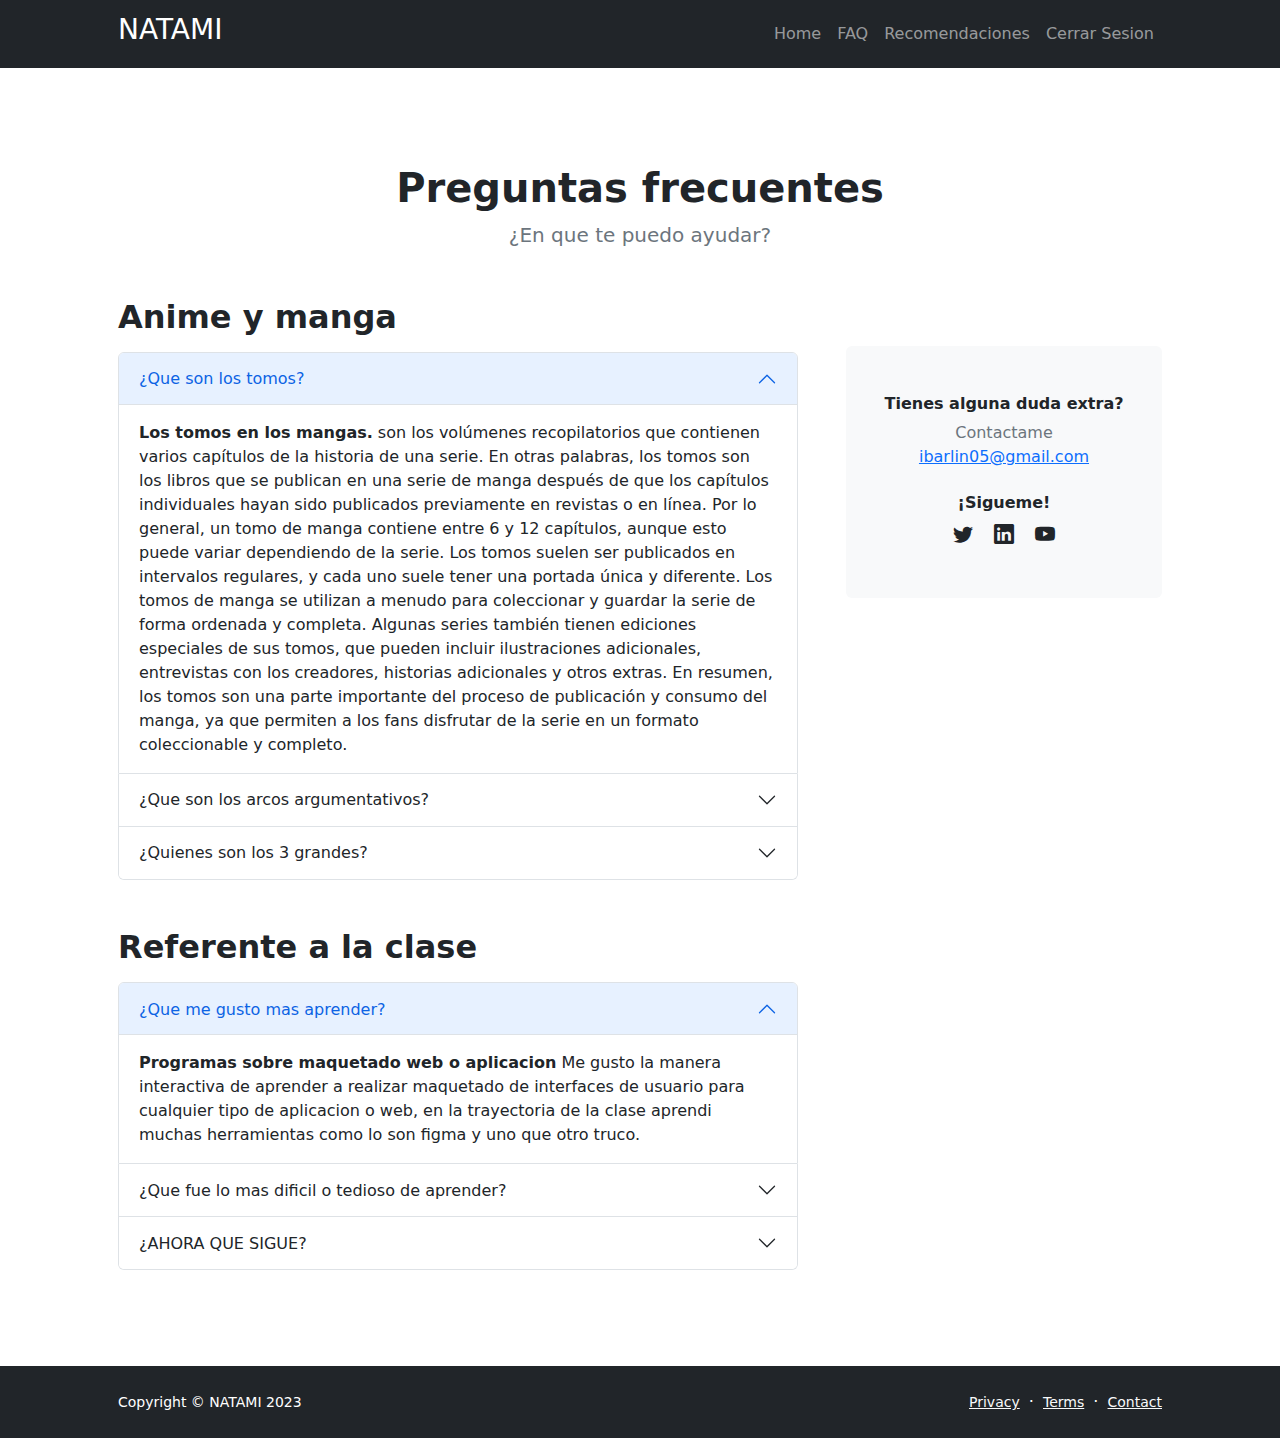
<file: Pgae/HomePage/faq.html>
<!DOCTYPE html>
<html lang="en">
    <head>
        <meta charset="utf-8" />
        <meta name="viewport" content="width=device-width, initial-scale=1, shrink-to-fit=no" />
        <meta name="description" content="" />
        <meta name="author" content="" />
        <title>Natami-FAQ</title>
        <!-- Favicon-->
        <link rel="icon" type="image/x-icon" href="assets/img/NATAMI-removebg-preview.png" />
        <!-- Bootstrap icons-->
        <link href="https://cdn.jsdelivr.net/npm/bootstrap-icons@1.5.0/font/bootstrap-icons.css" rel="stylesheet" />
        <!-- Core theme CSS (includes Bootstrap)-->
        <link href="css/styles.css" rel="stylesheet" />
    </head>
    <body class="d-flex flex-column h-100">
        <main class="flex-shrink-0">
            <!-- Navigation-->
            <nav class="navbar navbar-expand-lg navbar-dark bg-dark">
                <div class="container px-5">
                    <a class="navbar-brand" href="index.html"><h3> NATAMI</h3></a>
                    <button class="navbar-toggler" type="button" data-bs-toggle="collapse" data-bs-target="#navbarSupportedContent" aria-controls="navbarSupportedContent" aria-expanded="false" aria-label="Toggle navigation"><span class="navbar-toggler-icon"></span></button>
                    <div class="collapse navbar-collapse" id="navbarSupportedContent">
                        <ul class="navbar-nav ms-auto mb-2 mb-lg-0">
                            <li class="nav-item"><a class="nav-link" href="index.html">Home</a></li>
                           
                      
                            <li class="nav-item"><a class="nav-link" href="faq.html">FAQ</a></li>
                            <li class="nav-item dropdown">
                                
                            </li>
                     
                            <li class="nav-item"><a class="nav-link" href="Recomendaciones.html">Recomendaciones</a></li>
                            <li class="nav-item"><a class="nav-link" href="../../index.html">Cerrar Sesion</a></li>     
                             
                        </ul>
                    </div>
                </div>
            </nav>
            <!-- Page Content-->
            <section class="py-5">
                <div class="container px-5 my-5">
                    <div class="text-center mb-5">
                        <h1 class="fw-bolder">Preguntas frecuentes</h1>
                        <p class="lead fw-normal text-muted mb-0">¿En que te puedo ayudar?</p>
                    </div>
                    <div class="row gx-5">
                        <div class="col-xl-8">
                            <!-- FAQ Accordion 1-->
                            <h2 class="fw-bolder mb-3">Anime y manga</h2>
                            <div class="accordion mb-5" id="accordionExample">
                                <div class="accordion-item">
                                    <h3 class="accordion-header" id="headingOne"><button class="accordion-button" type="button" data-bs-toggle="collapse" data-bs-target="#collapseOne" aria-expanded="true" aria-controls="collapseOne">¿Que son los tomos?</button></h3>
                                    <div class="accordion-collapse collapse show" id="collapseOne" aria-labelledby="headingOne" data-bs-parent="#accordionExample">
                                        <div class="accordion-body">
                                            <strong>Los tomos en los mangas.</strong>
                                            son los volúmenes recopilatorios que contienen varios capítulos de la historia de una serie. En otras palabras, los tomos son los libros que se publican en una serie de manga después de que los capítulos individuales hayan sido publicados previamente en revistas o en línea.

                                            Por lo general, un tomo de manga contiene entre 6 y 12 capítulos, aunque esto puede variar dependiendo de la serie. Los tomos suelen ser publicados en intervalos regulares, y cada uno suele tener una portada única y diferente.
                                            
                                            Los tomos de manga se utilizan a menudo para coleccionar y guardar la serie de forma ordenada y completa. Algunas series también tienen ediciones especiales de sus tomos, que pueden incluir ilustraciones adicionales, entrevistas con los creadores, historias adicionales y otros extras.
                                            
                                            En resumen, los tomos son una parte importante del proceso de publicación y consumo del manga, ya que permiten a los fans disfrutar de la serie en un formato coleccionable y completo.
                                        </div>
                                    </div>
                                </div>
                                <div class="accordion-item">
                                    <h3 class="accordion-header" id="headingTwo"><button class="accordion-button collapsed" type="button" data-bs-toggle="collapse" data-bs-target="#collapseTwo" aria-expanded="false" aria-controls="collapseTwo">¿Que son los arcos argumentativos?</button></h3>
                                    <div class="accordion-collapse collapse" id="collapseTwo" aria-labelledby="headingTwo" data-bs-parent="#accordionExample">
                                        <div class="accordion-body">
                                            <strong>Los arcos argumentativos en el anime y manga.</strong>
                                            se refiere a una sección o período de la historia de una serie en la que se desarrolla una trama específica. Por lo general, un arco se centra en un tema o conflicto central y puede abarcar varios episodios o capítulos de la serie.

                                            Por ejemplo, en una serie de aventuras, un arco podría involucrar a los personajes principales que se dirigen a un nuevo destino en busca de un objeto importante, mientras que en una serie de romance, un arco podría centrarse en el desarrollo de la relación entre dos personajes.
                                            
                                            Los arcos en el anime y el manga a menudo se dividen en varias partes, cada una de las cuales puede tener su propia trama y subtramas. Además, los arcos también pueden tener una duración variable, algunos arcos pueden durar sólo unos pocos episodios, mientras que otros pueden extenderse durante toda la temporada o incluso durante varias temporadas.
                                            
                                            Los arcos son una forma efectiva de estructurar la narrativa de una serie y mantener a los espectadores interesados en la historia. Además, los arcos permiten a los creadores de la serie explorar diferentes temas y desarrollar a los personajes en un entorno diferente, lo que puede ser emocionante y enriquecedor para los fans de la serie.
                                        </div>
                                    </div>
                                </div>
                                <div class="accordion-item">
                                    <h3 class="accordion-header" id="headingThree"><button class="accordion-button collapsed" type="button" data-bs-toggle="collapse" data-bs-target="#collapseThree" aria-expanded="false" aria-controls="collapseThree">¿Quienes son los 3 grandes?</button></h3>
                                    <div class="accordion-collapse collapse" id="collapseThree" aria-labelledby="headingThree" data-bs-parent="#accordionExample">
                                        <div class="accordion-body">
                                            <strong>En el mundo del anime y manga, los "3 grandes"</strong>
                                            se refiere a los tres mangakas (dibujantes de manga) más influyentes e icónicos de la historia del manga japonés. Estos tres autores son:

                                            Osamu Tezuka: Conocido como el "padre del manga moderno", Tezuka es uno de los mangakas más importantes y prolíficos de todos los tiempos. Creó muchas de las series y personajes más populares del manga, como Astro Boy, Kimba the White Lion y Black Jack, y su estilo de dibujo influyó en generaciones de dibujantes de manga.
                                            
                                            Akira Toriyama: El creador de Dragon Ball, una de las series de manga más populares y exitosas de todos los tiempos. Toriyama es conocido por su estilo de dibujo dinámico y su habilidad para crear personajes memorables y emocionantes escenas de lucha.
                                            
                                            Hayao Miyazaki: Aunque no es un mangaka en el sentido tradicional, Miyazaki es uno de los cineastas más importantes y reconocidos en la historia del anime. Fundó Studio Ghibli y ha dirigido muchas películas de anime icónicas, como Mi vecino Totoro, La princesa Mononoke y El viaje de Chihiro. Su estilo de animación y narrativa ha influenciado a generaciones de animadores y cineastas.
                                            
                                            
                                        </div>
                                    </div>
                                </div>
                            </div>
                            <!-- FAQ Accordion 2-->
                            <h2 class="fw-bolder mb-3">Referente a la clase</h2>
                            <div class="accordion mb-5 mb-xl-0" id="accordionExample2">
                                <div class="accordion-item">
                                    <h3 class="accordion-header" id="headingOne"><button class="accordion-button" type="button" data-bs-toggle="collapse" data-bs-target="#collapseOne2" aria-expanded="true" aria-controls="collapseOne2">¿Que me gusto mas aprender?</button></h3>
                                    <div class="accordion-collapse collapse show" id="collapseOne2" aria-labelledby="headingOne" data-bs-parent="#accordionExample2">
                                        <div class="accordion-body">
                                            <strong>Programas sobre maquetado web o aplicacion</strong>
                                         Me gusto la manera interactiva de aprender a realizar maquetado de interfaces de usuario para cualquier tipo de aplicacion o web, en la trayectoria de la clase aprendi muchas herramientas como lo son figma y uno que otro truco.
                                        </div>
                                    </div>
                                </div>
                                <div class="accordion-item">
                                    <h3 class="accordion-header" id="headingTwo"><button class="accordion-button collapsed" type="button" data-bs-toggle="collapse" data-bs-target="#collapseTwo2" aria-expanded="false" aria-controls="collapseTwo2">¿Que fue lo mas dificil o tedioso de aprender?</button></h3>
                                    <div class="accordion-collapse collapse" id="collapseTwo2" aria-labelledby="headingTwo" data-bs-parent="#accordionExample2">
                                        <div class="accordion-body">
                                            <strong>Todo lo relacionado con Git y github.</strong>
                                           Me parece interesante el como a base de codigo se pueden conectar los archivos exportandolos hacia la herramienta de github, pero una de las herramientas que mas complicaciones me brindo fue la Git, es muy poco intuitiva y sin la ayuda del profesor creo que hasta ahora seguiria perdido.
                                        </div>
                                    </div>
                                </div>
                                <div class="accordion-item">
                                    <h3 class="accordion-header" id="headingThree"><button class="accordion-button collapsed" type="button" data-bs-toggle="collapse" data-bs-target="#collapseThree2" aria-expanded="false" aria-controls="collapseThree2">¿AHORA QUE SIGUE?</button></h3>
                                    <div class="accordion-collapse collapse" id="collapseThree2" aria-labelledby="headingThree" data-bs-parent="#accordionExample2">
                                        <div class="accordion-body">
                                            <strong>Seguir aprendiendo.</strong>
                                          El mundo de la tecnologia todos los dias avanza mas y mas, y con ello las tecnologias, herramientas vienen con mas funcionalidades por lo cual nosotros como usuarios o tambien como personas que modificamos herramientas debemos estar documentados y manteniendonos al tanto sobre todo tipo de actualizaciones en el momento sobre el mercado laboral, por eso constantemente debemos estar documentandonos y aprendiendo nuevas tecnicas, herramientas y nichos del area.
                                        </div>
                                    </div>
                                </div>
                            </div>
                        </div>
                        <div class="col-xl-4">
                            <div class="card border-0 bg-light mt-xl-5">
                                <div class="card-body p-4 py-lg-5">
                                    <div class="d-flex align-items-center justify-content-center">
                                        <div class="text-center">
                                            <div class="h6 fw-bolder">Tienes alguna duda extra?</div>
                                            <p class="text-muted mb-4">
                                                Contactame
                                                <br />
                                                <a href="#!">ibarlin05@gmail.com</a>
                                            </p>
                                            <div class="h6 fw-bolder">¡Sigueme!</div>
                                            <a class="fs-5 px-2 link-dark" href="https://twitter.com/iamibarlin05"><i class="bi-twitter"></i></a>
                                            
                                            <a class="fs-5 px-2 link-dark" href="https://www.linkedin.com/in/ivarlyn-tejeda-050515271/"><i class="bi-linkedin"></i></a>
                                            <a class="fs-5 px-2 link-dark" href="https://www.youtube.com/channel/UC0mBwXwdTl6WbQzTG_WVdlg"><i class="bi-youtube"></i></a>
                                        </div>
                                    </div>
                                </div>
                            </div>
                        </div>
                    </div>
                </div>
            </section>
        </main>
        <!-- Footer-->
        <footer class="bg-dark py-4 mt-auto">
            <div class="container px-5">
                <div class="row align-items-center justify-content-between flex-column flex-sm-row">
                    <div class="col-auto"><div class="small m-0 text-white">Copyright &copy; NATAMI 2023</div></div>
                    <div class="col-auto">
                        <a class="link-light small" href="#!">Privacy</a>
                        <span class="text-white mx-1">&middot;</span>
                        <a class="link-light small" href="#!">Terms</a>
                        <span class="text-white mx-1">&middot;</span>
                        <a class="link-light small" href="#!">Contact</a>
                    </div>
                </div>
            </div>
        </footer>
        <!-- Bootstrap core JS-->
        <script src="https://cdn.jsdelivr.net/npm/bootstrap@5.2.3/dist/js/bootstrap.bundle.min.js"></script>
        <!-- Core theme JS-->
        <script src="js/scripts.js"></script>
    </body>
</html>
</file>
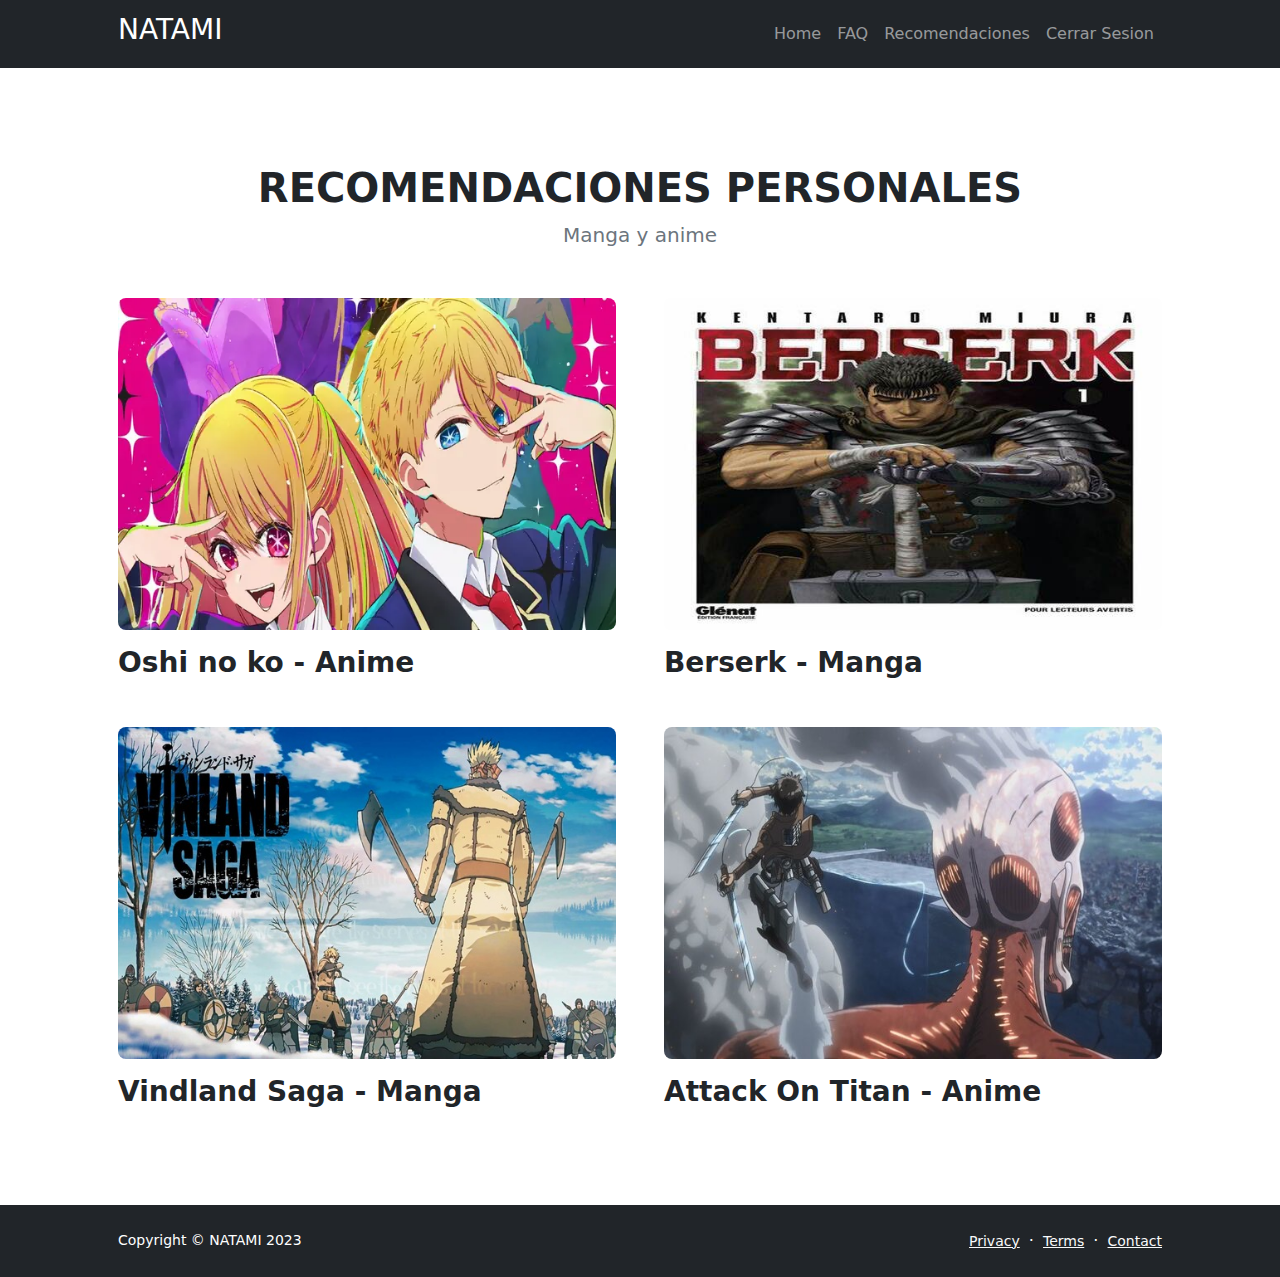
<file: Pgae/HomePage/Recomendaciones.html>
<!DOCTYPE html>
<html lang="en">
    <head>
        <meta charset="utf-8" />
        <meta name="viewport" content="width=device-width, initial-scale=1, shrink-to-fit=no" />
        <meta name="description" content="" />
        <meta name="author" content="" />
        <title>Natami-Recomendaciones</title>
        <!-- Favicon-->
        <link rel="icon" type="image/x-icon" href="assets/img/NATAMI-removebg-preview.png" />
        <!-- Bootstrap icons-->
        <link href="https://cdn.jsdelivr.net/npm/bootstrap-icons@1.5.0/font/bootstrap-icons.css" rel="stylesheet" />
        <!-- Core theme CSS (includes Bootstrap)-->
        <link href="css/styles.css" rel="stylesheet" />
    </head>
    <body class="d-flex flex-column h-100">
        <main class="flex-shrink-0">
            <!-- Navigation-->
            <nav class="navbar navbar-expand-lg navbar-dark bg-dark">
                <div class="container px-5">
                    <a class="navbar-brand" href="index.html"><h3> NATAMI</h3></a>
                    <button class="navbar-toggler" type="button" data-bs-toggle="collapse" data-bs-target="#navbarSupportedContent" aria-controls="navbarSupportedContent" aria-expanded="false" aria-label="Toggle navigation"><span class="navbar-toggler-icon"></span></button>
                    <div class="collapse navbar-collapse" id="navbarSupportedContent">
                        <ul class="navbar-nav ms-auto mb-2 mb-lg-0">
                            <li class="nav-item"><a class="nav-link" href="index.html">Home</a></li>
                            
                        
                            <li class="nav-item"><a class="nav-link" href="faq.html">FAQ</a></li>
                       
                            
                            <li class="nav-item"><a class="nav-link" href="Recomendaciones.html">Recomendaciones</a></li>

                            <li class="nav-item"><a class="nav-link" href="../../index.html">Cerrar Sesion</a></li>     
                        </ul>
                    </div>
                </div>
            </nav>
            <!-- Page Content-->
            <section class="py-5">
                <div class="container px-5 my-5">
                    <div class="text-center mb-5">
                        <h1 class="fw-bolder">RECOMENDACIONES PERSONALES</h1>
                        <p class="lead fw-normal text-muted mb-0">Manga y anime</p>
                    </div>
                    <div class="row gx-5">
                        <div class="col-lg-6">
                            <div class="position-relative mb-5">
                                <img class="img-fluid rounded-3 mb-3" src="assets/img/oshinoko.webp" alt="..." />
                                <a class="h3 fw-bolder text-decoration-none link-dark stretched-link" href="https://www3.animeflv.net/anime/oshi-no-ko">Oshi no ko - Anime</a>
                            </div>
                        </div>
                        <div class="col-lg-6">
                            <div class="position-relative mb-5">
                                <img class="img-fluid rounded-3 mb-3" src="assets/img/berserk.jpg" alt="..." />
                                <a class="h3 fw-bolder text-decoration-none link-dark stretched-link" href="https://lectortomo.top/manga/berserk">Berserk - Manga</a>
                            </div>
                        </div>
                        <div class="col-lg-6">
                            <div class="position-relative mb-5 mb-lg-0">
                                <img class="img-fluid rounded-3 mb-3" src="assets/img/saga.jpg" alt="..." />
                                <a class="h3 fw-bolder text-decoration-none link-dark stretched-link" href="https://lectortomo.top/manga/vinland-saga">Vindland Saga - Manga</a>
                            </div>
                        </div>
                        <div class="col-lg-6">
                            <div class="position-relative">
                                <img class="img-fluid rounded-3 mb-3" src="assets/img/aot.jpg" alt="..." />
                                <a class="h3 fw-bolder text-decoration-none link-dark stretched-link" href="https://www.crunchyroll.com/series/GR751KNZY/attack-on-titan">Attack On Titan - Anime</a>
                            </div>
                      </div>

                      


                    </div>
                </div>
           
        </main>
        <!-- Footer-->
        <footer class="bg-dark py-4 mt-auto">
            <div class="container px-5">
                <div class="row align-items-center justify-content-between flex-column flex-sm-row">
                    <div class="col-auto"><div class="small m-0 text-white">Copyright &copy; NATAMI 2023</div></div>
                    <div class="col-auto">
                        <a class="link-light small" href="#!">Privacy</a>
                        <span class="text-white mx-1">&middot;</span>
                        <a class="link-light small" href="#!">Terms</a>
                        <span class="text-white mx-1">&middot;</span>
                        <a class="link-light small" href="#!">Contact</a>
                    </div>
                </div>
            </div>
        </footer>
        <!-- Bootstrap core JS-->
        <script src="https://cdn.jsdelivr.net/npm/bootstrap@5.2.3/dist/js/bootstrap.bundle.min.js"></script>
        <!-- Core theme JS-->
        <script src="js/scripts.js"></script>
    </body>
</html>
</file>
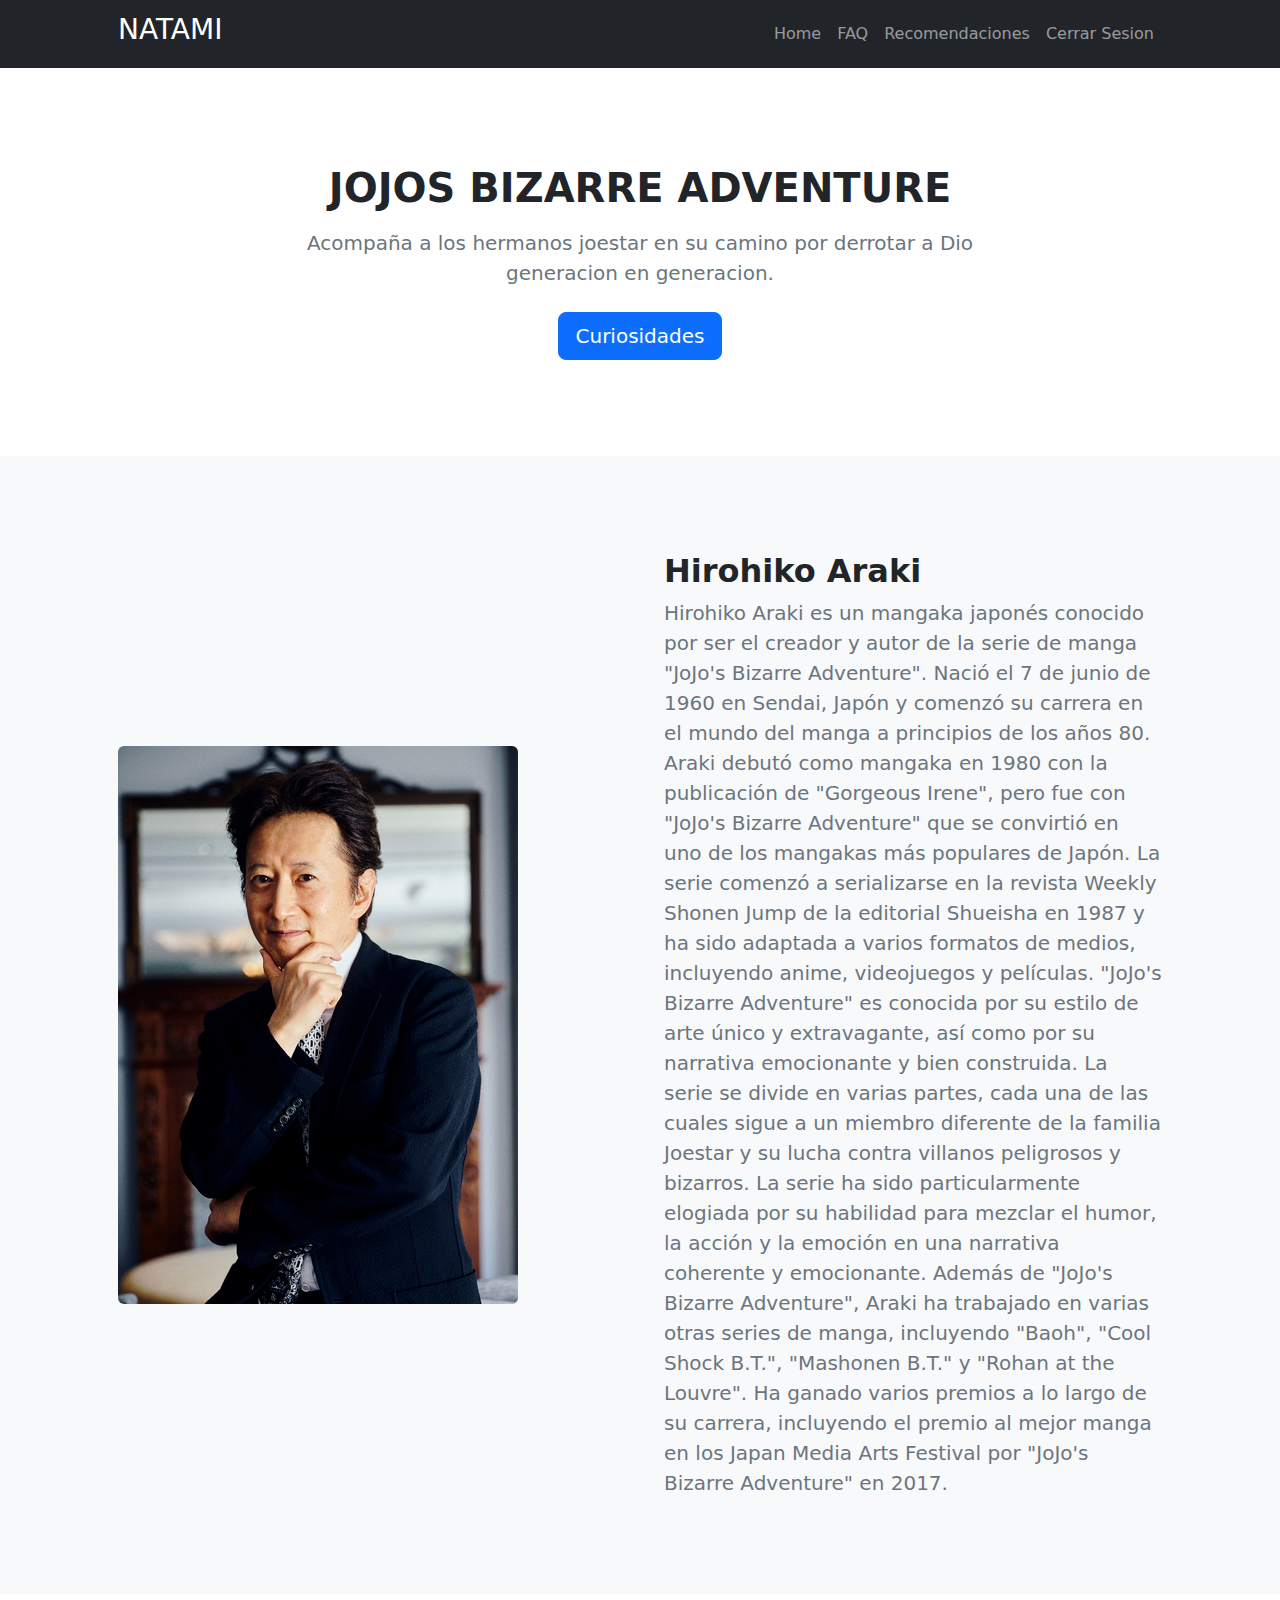
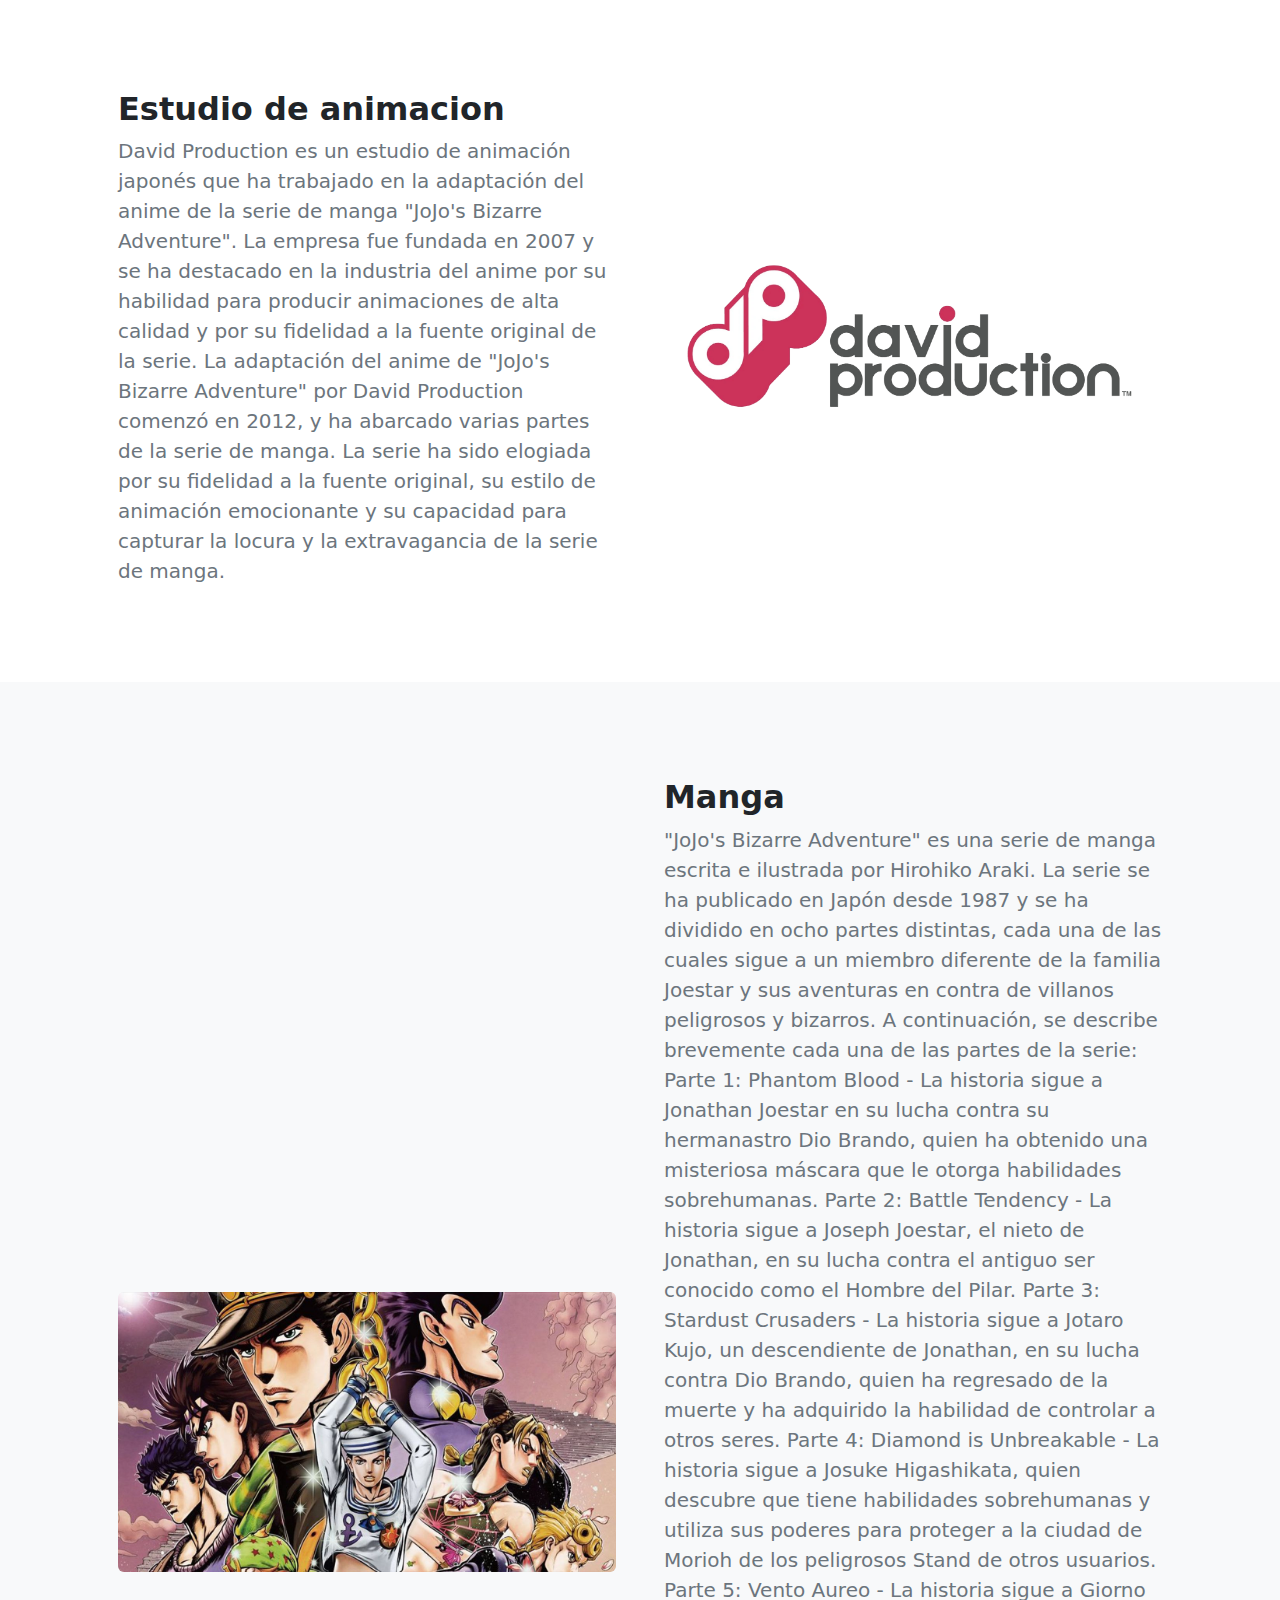
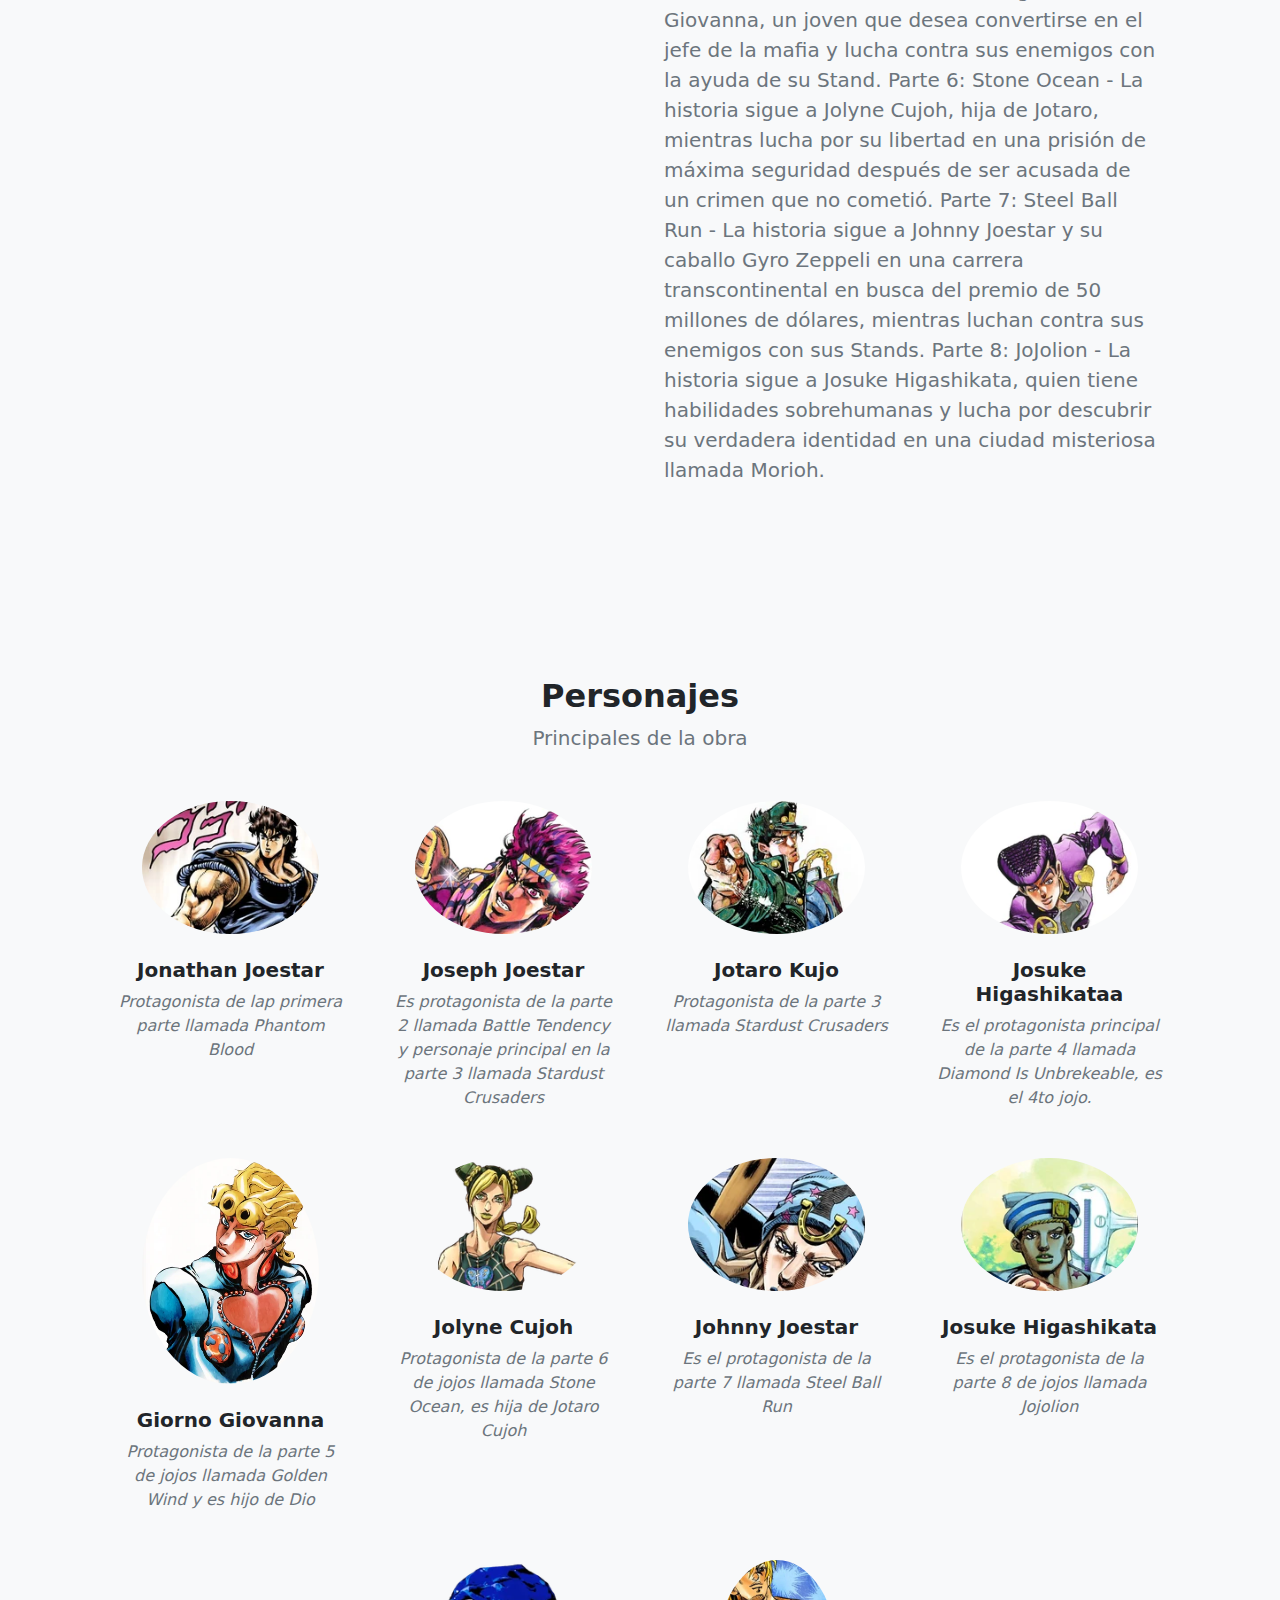
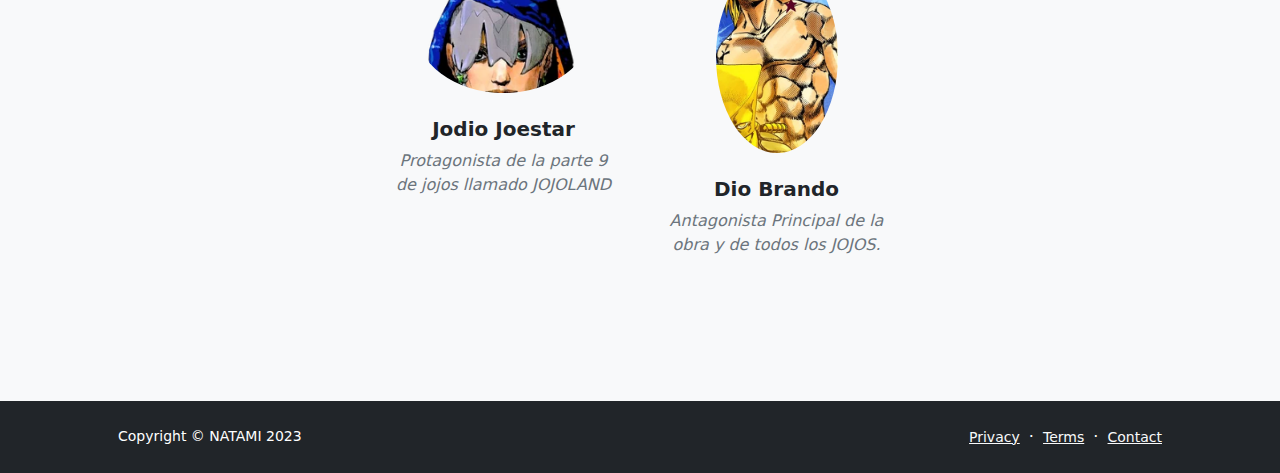
<file: Pgae/JOJOS/jojos.html>
<!DOCTYPE html>
<html lang="en">
    <head>
        <meta charset="utf-8" />
        <meta name="viewport" content="width=device-width, initial-scale=1, shrink-to-fit=no" />
        <meta name="description" content="" />
        <meta name="author" content="" />
        <title>Natami-AnimeInfo</title>
        <!-- Favicon-->
        <link rel="icon" type="image/x-icon" href="../../assets/img/NATAMI-removebg-preview.png" />
        <!-- Bootstrap icons-->
        <link href="https://cdn.jsdelivr.net/npm/bootstrap-icons@1.5.0/font/bootstrap-icons.css" rel="stylesheet" />
        <!-- Core theme CSS (includes Bootstrap)-->
        <link href="../HomePage/css/styles.css" rel="stylesheet" />
    </head>
    <body class="d-flex flex-column">
        <main class="flex-shrink-0">
            <!-- Navigation-->
            <nav class="navbar navbar-expand-lg navbar-dark bg-dark">
                <div class="container px-5">
                    <a class="navbar-brand" href="../HomePage/index.html"><h3> NATAMI</h3></a>
                    <button class="navbar-toggler" type="button" data-bs-toggle="collapse" data-bs-target="#navbarSupportedContent" aria-controls="navbarSupportedContent" aria-expanded="false" aria-label="Toggle navigation"><span class="navbar-toggler-icon"></span></button>
                    <div class="collapse navbar-collapse" id="navbarSupportedContent">
                        <ul class="navbar-nav ms-auto mb-2 mb-lg-0">
                            <li class="nav-item"><a class="nav-link" href="../HomePage/index.html">Home</a></li>                           
                           
                            <li class="nav-item"><a class="nav-link" href="../HomePage/faq.html">FAQ</a></li>
                     
                   
                            <li class="nav-item"><a class="nav-link" href="../HomePage/Recomendaciones.html">Recomendaciones</a></li>

                            <li class="nav-item"><a class="nav-link" href="../../index.html">Cerrar Sesion</a></li>     
                              
                        </ul>
                    </div>
                </div>
            </nav>
            <!-- Header-->
            <header class="py-5">
                <div class="container px-5">
                    <div class="row justify-content-center">
                        <div class="col-lg-8 col-xxl-6">
                            <div class="text-center my-5">
                                <h1 class="fw-bolder mb-3">JOJOS BIZARRE ADVENTURE</h1>
                                <p class="lead fw-normal text-muted mb-4">Acompaña a los hermanos joestar en su camino por derrotar a Dio generacion en generacion.</p>
                                <a class="btn btn-primary btn-lg" href="#scroll-target">Curiosidades</a>
                            </div>
                        </div>
                    </div>
                </div>
            </header>
            <!-- AnimeInfo section one-->
            <section class="py-5 bg-light" id="scroll-target">
                <div class="container px-5 my-5">
                    <div class="row gx-5 align-items-center">
                        <div class="col-lg-6"><img class="img-fluid rounded mb-5 mb-lg-0" src="../HomePage/assets/img/Araki.png" alt="..." /></div>
                        <div class="col-lg-6">
                            <h2 class="fw-bolder">Hirohiko Araki</h2>
                            <p class="lead fw-normal text-muted mb-0">Hirohiko Araki es un mangaka japonés conocido por ser el creador y autor de la serie de manga "JoJo's Bizarre Adventure". Nació el 7 de junio de 1960 en Sendai, Japón y comenzó su carrera en el mundo del manga a principios de los años 80.

                                Araki debutó como mangaka en 1980 con la publicación de "Gorgeous Irene", pero fue con "JoJo's Bizarre Adventure" que se convirtió en uno de los mangakas más populares de Japón. La serie comenzó a serializarse en la revista Weekly Shonen Jump de la editorial Shueisha en 1987 y ha sido adaptada a varios formatos de medios, incluyendo anime, videojuegos y películas.
                                
                                "JoJo's Bizarre Adventure" es conocida por su estilo de arte único y extravagante, así como por su narrativa emocionante y bien construida. La serie se divide en varias partes, cada una de las cuales sigue a un miembro diferente de la familia Joestar y su lucha contra villanos peligrosos y bizarros. La serie ha sido particularmente elogiada por su habilidad para mezclar el humor, la acción y la emoción en una narrativa coherente y emocionante.
                                
                                Además de "JoJo's Bizarre Adventure", Araki ha trabajado en varias otras series de manga, incluyendo "Baoh", "Cool Shock B.T.", "Mashonen B.T." y "Rohan at the Louvre". Ha ganado varios premios a lo largo de su carrera, incluyendo el premio al mejor manga en los Japan Media Arts Festival por "JoJo's Bizarre Adventure" en 2017.</p>
                        </div>
                    </div>
                </div>
            </section>
            <!-- AnimeInfo section two-->
            <section class="py-5">
                <div class="container px-5 my-5">
                    <div class="row gx-5 align-items-center">
                        <div class="col-lg-6 order-first order-lg-last"><img class="img-fluid rounded mb-5 mb-lg-0" src="../HomePage/assets/img/David.png" alt="..." /></div>
                        <div class="col-lg-6">
                            <h2 class="fw-bolder">Estudio de animacion </h2>
                            <p class="lead fw-normal text-muted mb-0">David Production es un estudio de animación japonés que ha trabajado en la adaptación del anime de la serie de manga "JoJo's Bizarre Adventure". La empresa fue fundada en 2007 y se ha destacado en la industria del anime por su habilidad para producir animaciones de alta calidad y por su fidelidad a la fuente original de la serie.

                                La adaptación del anime de "JoJo's Bizarre Adventure" por David Production comenzó en 2012, y ha abarcado varias partes de la serie de manga. La serie ha sido elogiada por su fidelidad a la fuente original, su estilo de animación emocionante y su capacidad para capturar la locura y la extravagancia de la serie de manga.</p>
                        </div>
                    </div>
                </div>
            </section>
            <!-- AnimeInfo section one-->
            <section class="py-5 bg-light" id="scroll-target">
                <div class="container px-5 my-5">
                    <div class="row gx-5 align-items-center">
                        <div class="col-lg-6"><img class="img-fluid rounded mb-5 mb-lg-0" src="../HomePage/assets/img/jojos.png" alt="..." /></div>
                        <div class="col-lg-6">
                            <h2 class="fw-bolder">Manga</h2>
                            <p class="lead fw-normal text-muted mb-0">"JoJo's Bizarre Adventure" es una serie de manga escrita e ilustrada por Hirohiko Araki. La serie se ha publicado en Japón desde 1987 y se ha dividido en ocho partes distintas, cada una de las cuales sigue a un miembro diferente de la familia Joestar y sus aventuras en contra de villanos peligrosos y bizarros. A continuación, se describe brevemente cada una de las partes de la serie:

                                Parte 1: Phantom Blood - La historia sigue a Jonathan Joestar en su lucha contra su hermanastro Dio Brando, quien ha obtenido una misteriosa máscara que le otorga habilidades sobrehumanas.
                                
                                Parte 2: Battle Tendency - La historia sigue a Joseph Joestar, el nieto de Jonathan, en su lucha contra el antiguo ser conocido como el Hombre del Pilar.
                                
                                Parte 3: Stardust Crusaders - La historia sigue a Jotaro Kujo, un descendiente de Jonathan, en su lucha contra Dio Brando, quien ha regresado de la muerte y ha adquirido la habilidad de controlar a otros seres.
                                
                                Parte 4: Diamond is Unbreakable - La historia sigue a Josuke Higashikata, quien descubre que tiene habilidades sobrehumanas y utiliza sus poderes para proteger a la ciudad de Morioh de los peligrosos Stand de otros usuarios.
                                
                                Parte 5: Vento Aureo - La historia sigue a Giorno Giovanna, un joven que desea convertirse en el jefe de la mafia y lucha contra sus enemigos con la ayuda de su Stand.
                                
                                Parte 6: Stone Ocean - La historia sigue a Jolyne Cujoh, hija de Jotaro, mientras lucha por su libertad en una prisión de máxima seguridad después de ser acusada de un crimen que no cometió.
                                
                                Parte 7: Steel Ball Run - La historia sigue a Johnny Joestar y su caballo Gyro Zeppeli en una carrera transcontinental en busca del premio de 50 millones de dólares, mientras luchan contra sus enemigos con sus Stands.
                                
                                Parte 8: JoJolion - La historia sigue a Josuke Higashikata, quien tiene habilidades sobrehumanas y lucha por descubrir su verdadera identidad en una ciudad misteriosa llamada Morioh.</p>
                        </div>
                    </div>
                </div>
            </section>
            
            <!-- Team members section-->
            <section class="py-5 bg-light">
                <div class="container px-5 my-5">
                    <div class="text-center">
                        <h2 class="fw-bolder">Personajes</h2>
                        <p class="lead fw-normal text-muted mb-5">Principales de la obra</p>
                    </div>
                    <div class="row gx-5 row-cols-1 row-cols-sm-2 row-cols-xl-4 justify-content-center">
                        <div class="col mb-5 mb-5 mb-xl-0">
                            <div class="text-center">
                                <img class="img-fluid rounded-circle mb-4 px-4" src="../HomePage/assets/img/Jonathan_Joestar.webp" alt="..." />
                                <h5 class="fw-bolder">Jonathan Joestar</h5>
                                <div class="fst-italic text-muted">Protagonista de lap primera parte llamada Phantom Blood</div>
                            </div>
                        </div>
                        <div class="col mb-5 mb-5 mb-xl-0">
                            <div class="text-center">
                                <img class="img-fluid rounded-circle mb-4 px-4" src="../HomePage/assets/img/Joseph2manga.webp" alt="..." />
                                <h5 class="fw-bolder">Joseph Joestar</h5>
                                <div class="fst-italic text-muted">Es protagonista de la parte 2 llamada Battle Tendency y personaje principal en la parte 3 llamada Stardust Crusaders</div>
                            </div>
                        </div>
                        <div class="col mb-5 mb-5 mb-sm-0">
                            <div class="text-center">
                                <img class="img-fluid rounded-circle mb-4 px-4" src="../HomePage/assets/img/Jotarokujo.webp" alt="..." />
                                <h5 class="fw-bolder">Jotaro Kujo</h5>
                                <div class="fst-italic text-muted">Protagonista de la parte 3 llamada Stardust Crusaders</div>
                            </div>
                        </div>
                        <div class="col mb-5">
                            <div class="text-center">
                                <img class="img-fluid rounded-circle mb-4 px-4" src="../HomePage/assets/img/Josuke_Higashikata.webp" alt="..." />
                                <h5 class="fw-bolder">Josuke Higashikataa</h5>
                                <div class="fst-italic text-muted">Es el protagonista principal de la parte 4 llamada Diamond Is Unbrekeable, es el 4to jojo.</div>
                            </div>
                        </div>
                        <div class="col mb-5">
                            <div class="text-center">
                                <img class="img-fluid rounded-circle mb-4 px-4" src="../HomePage/assets/img/GiornoP3.webp" alt="..." />
                                <h5 class="fw-bolder">Giorno Giovanna</h5>
                                <div class="fst-italic text-muted">Protagonista de la parte 5 de jojos llamada Golden Wind y es hijo de Dio </div>
                            </div>
                        </div>
                        <div class="col mb-5">
                            <div class="text-center">
                                <img class="img-fluid rounded-circle mb-4 px-4" src="../HomePage/assets/img/Jolyne_Cujoh_en_Stone_Ocean.webp" alt="..." />
                                <h5 class="fw-bolder">Jolyne Cujoh</h5>
                                <div class="fst-italic text-muted">Protagonista de la parte 6 de jojos llamada Stone Ocean, es hija de Jotaro Cujoh</div>
                            </div>
                        </div>
                        <div class="col mb-5">
                            <div class="text-center">
                                <img class="img-fluid rounded-circle mb-4 px-4" src="../HomePage/assets/img/Johnny_Joestar.webp" alt="..." />
                                <h5 class="fw-bolder">Johnny Joestar</h5>
                                <div class="fst-italic text-muted">Es el protagonista de la parte 7 llamada Steel Ball Run</div>
                            </div>
                        </div>
                        <div class="col mb-5">
                            <div class="text-center">
                                <img class="img-fluid rounded-circle mb-4 px-4" src="../HomePage/assets/img/Josuke_Higashikata_JoJolion.webp" alt="..." />
                                <h5 class="fw-bolder">Josuke Higashikata</h5>
                                <div class="fst-italic text-muted">Es el protagonista de la parte 8 de jojos llamada Jojolion</div>
                            </div>
                        </div>
                        <div class="col mb-5">
                            <div class="text-center">
                                <img class="img-fluid rounded-circle mb-4 px-4" src="../HomePage/assets/img/Jodio_Joestar_Perfil.webp" alt="..." />
                                <h5 class="fw-bolder">Jodio Joestar</h5>
                                <div class="fst-italic text-muted">Protagonista de la parte 9 de jojos llamado JOJOLAND</div>
                            </div>
                        </div>
                        <div class="col mb-5">
                            <div class="text-center">
                                <img class="img-fluid rounded-circle mb-4 px-4" src="../HomePage/assets/img/Dio_Brando_3.webp" width="170" height="170" alt="..." />
                                <h5 class="fw-bolder">Dio Brando</h5>
                                <div class="fst-italic text-muted">Antagonista Principal de la obra y de todos los JOJOS.</div>
                            </div>
                        </div>
                    </div>
                </div>
            </section>
        </main>
        <!-- Footer-->
        <footer class="bg-dark py-4 mt-auto">
            <div class="container px-5">
                <div class="row align-items-center justify-content-between flex-column flex-sm-row">
                    <div class="col-auto"><div class="small m-0 text-white">Copyright &copy; NATAMI 2023</div></div>
                    <div class="col-auto">
                        <a class="link-light small" href="#!">Privacy</a>
                        <span class="text-white mx-1">&middot;</span>
                        <a class="link-light small" href="#!">Terms</a>
                        <span class="text-white mx-1">&middot;</span>
                        <a class="link-light small" href="#!">Contact</a>
                    </div>
                </div>
            </div>
        </footer>
        <!-- Bootstrap core JS-->
        <script src="https://cdn.jsdelivr.net/npm/bootstrap@5.2.3/dist/js/bootstrap.bundle.min.js"></script>
        <!-- Core theme JS-->
        <script src="../HomePage/js/scripts.js"></script>

       
    </body>
</html>
</file>
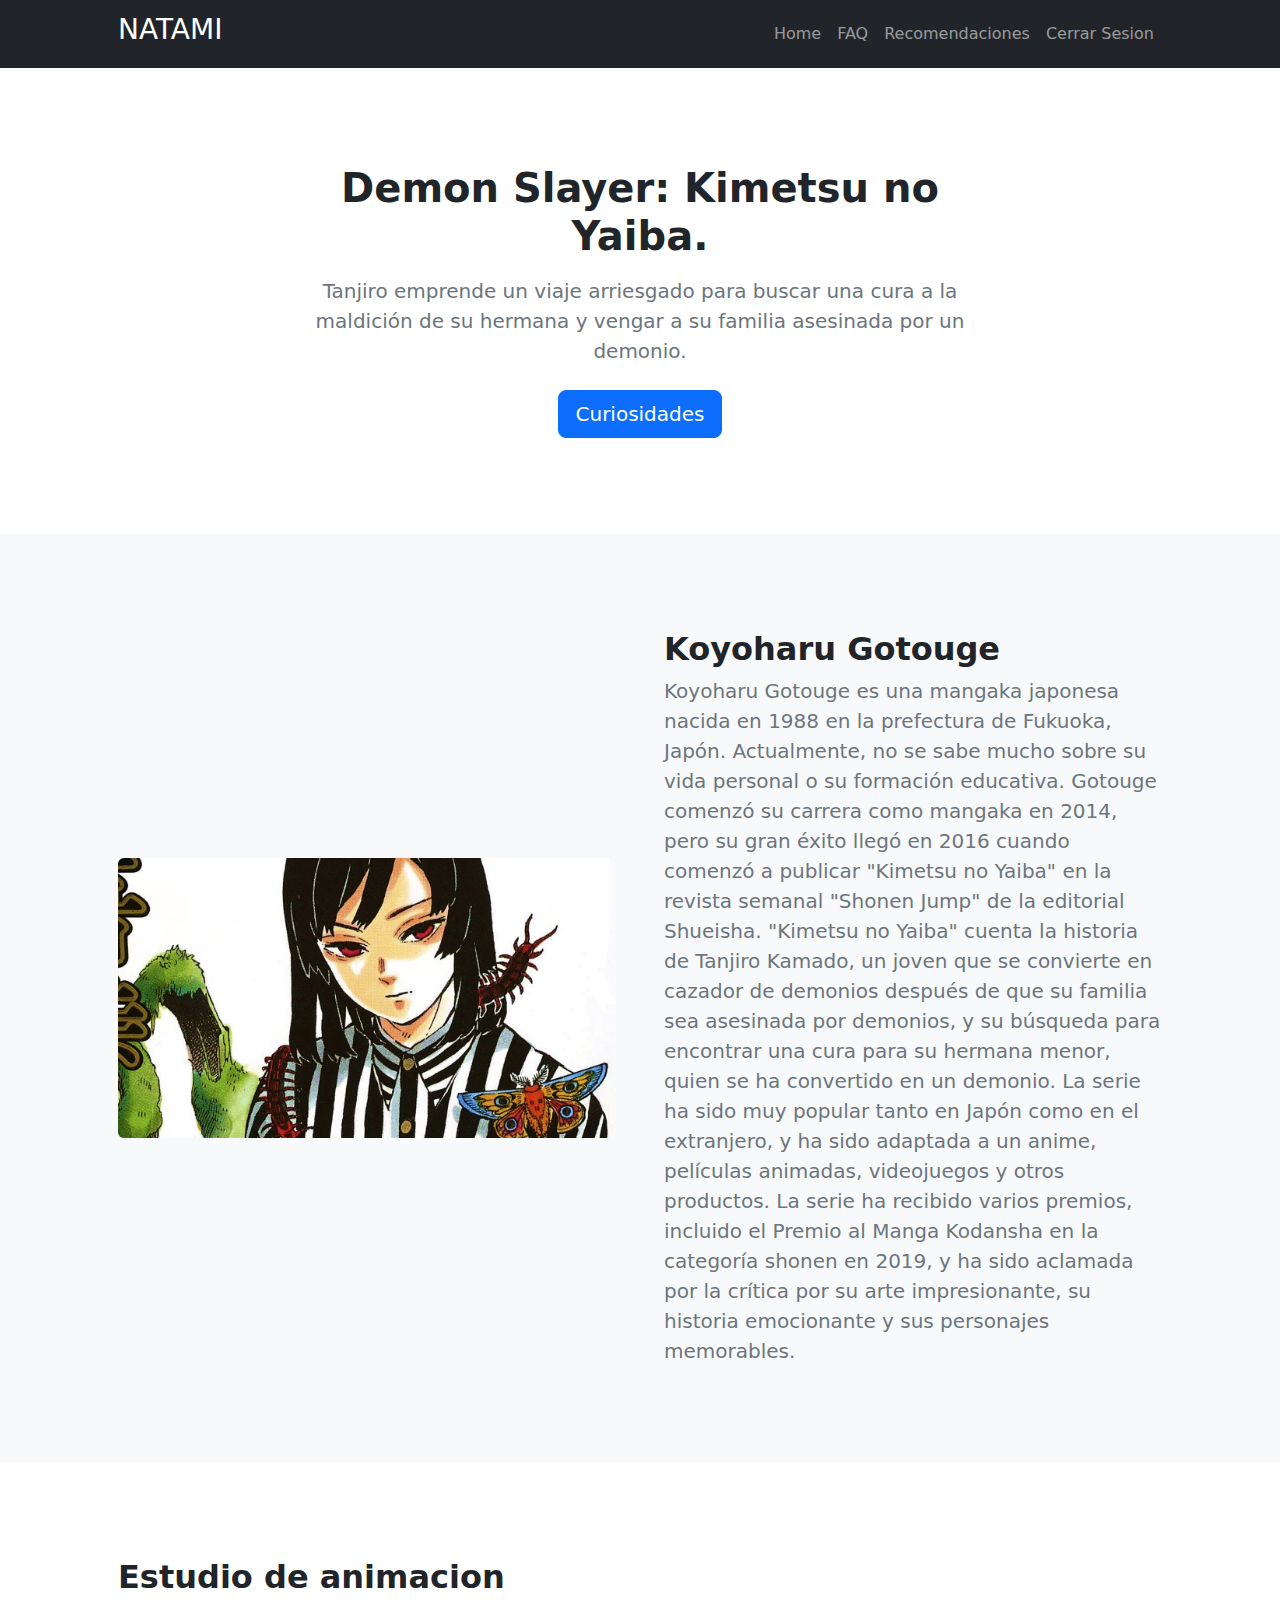
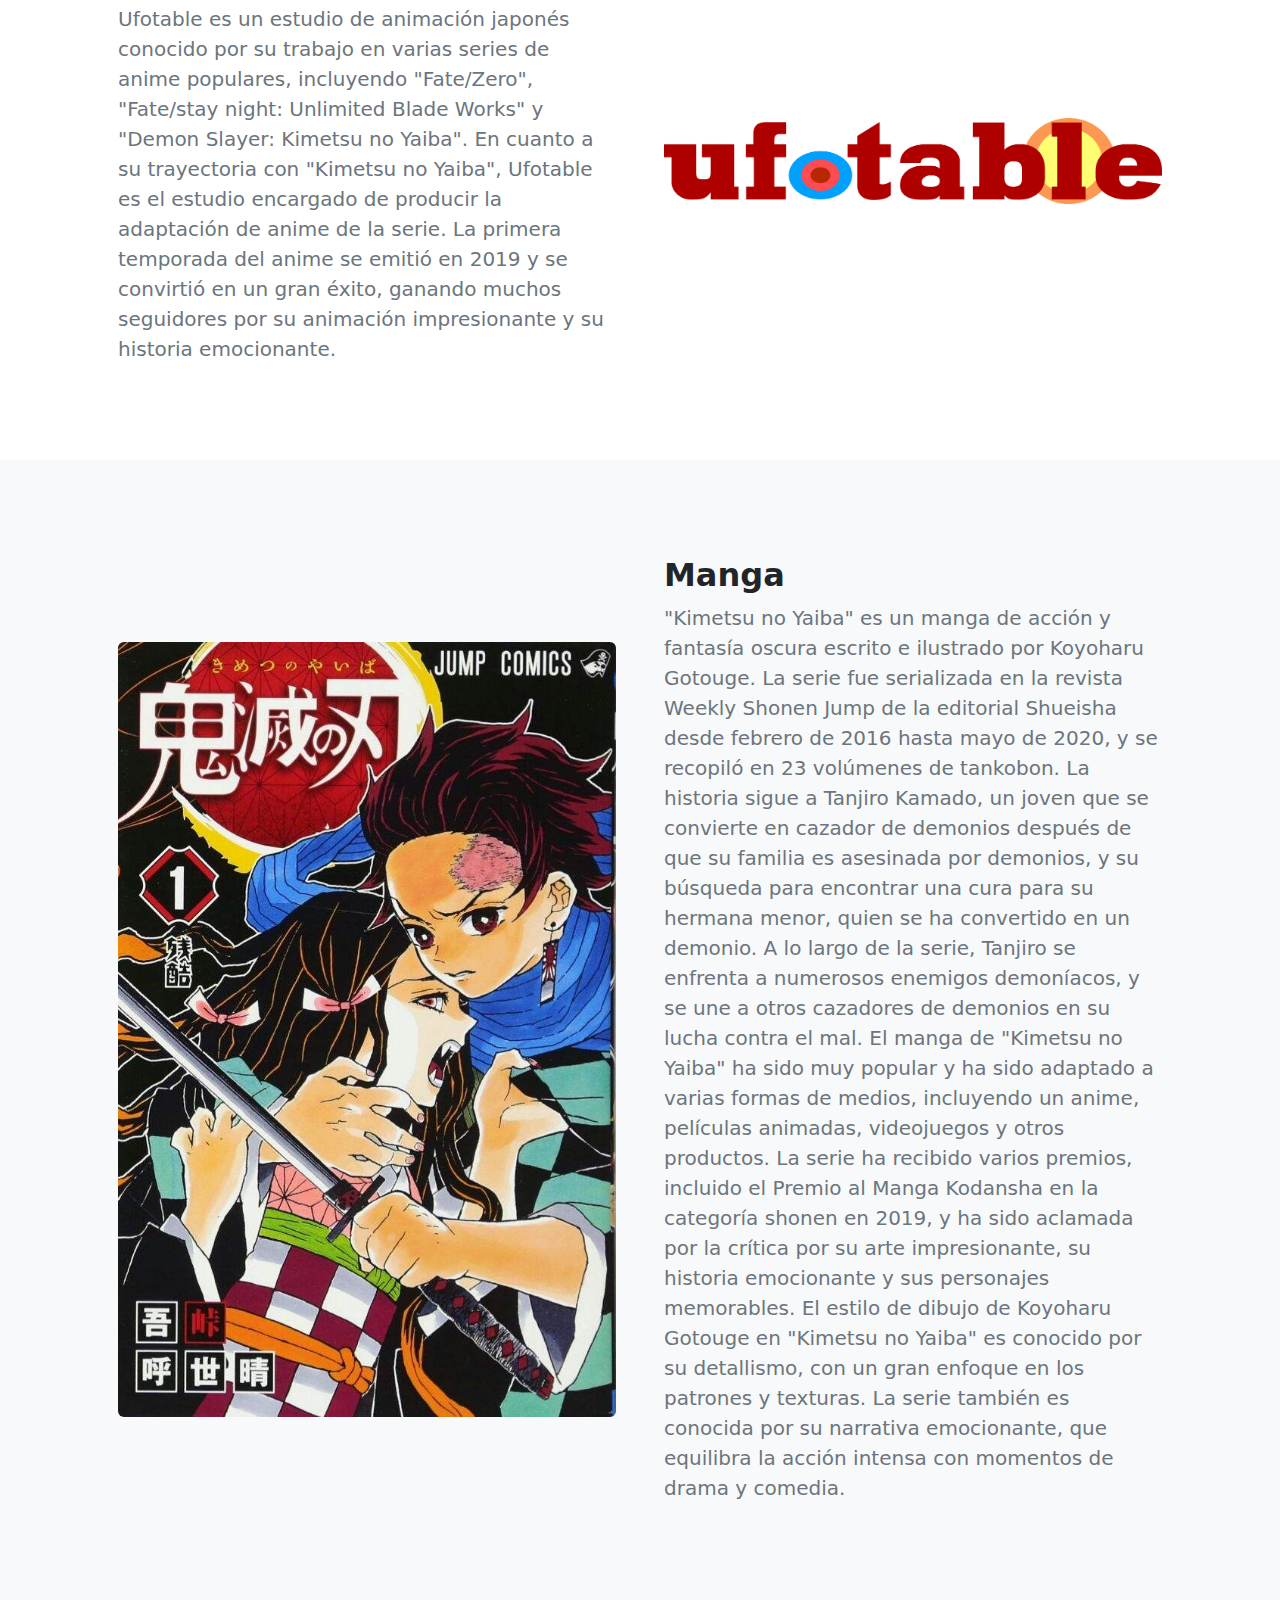
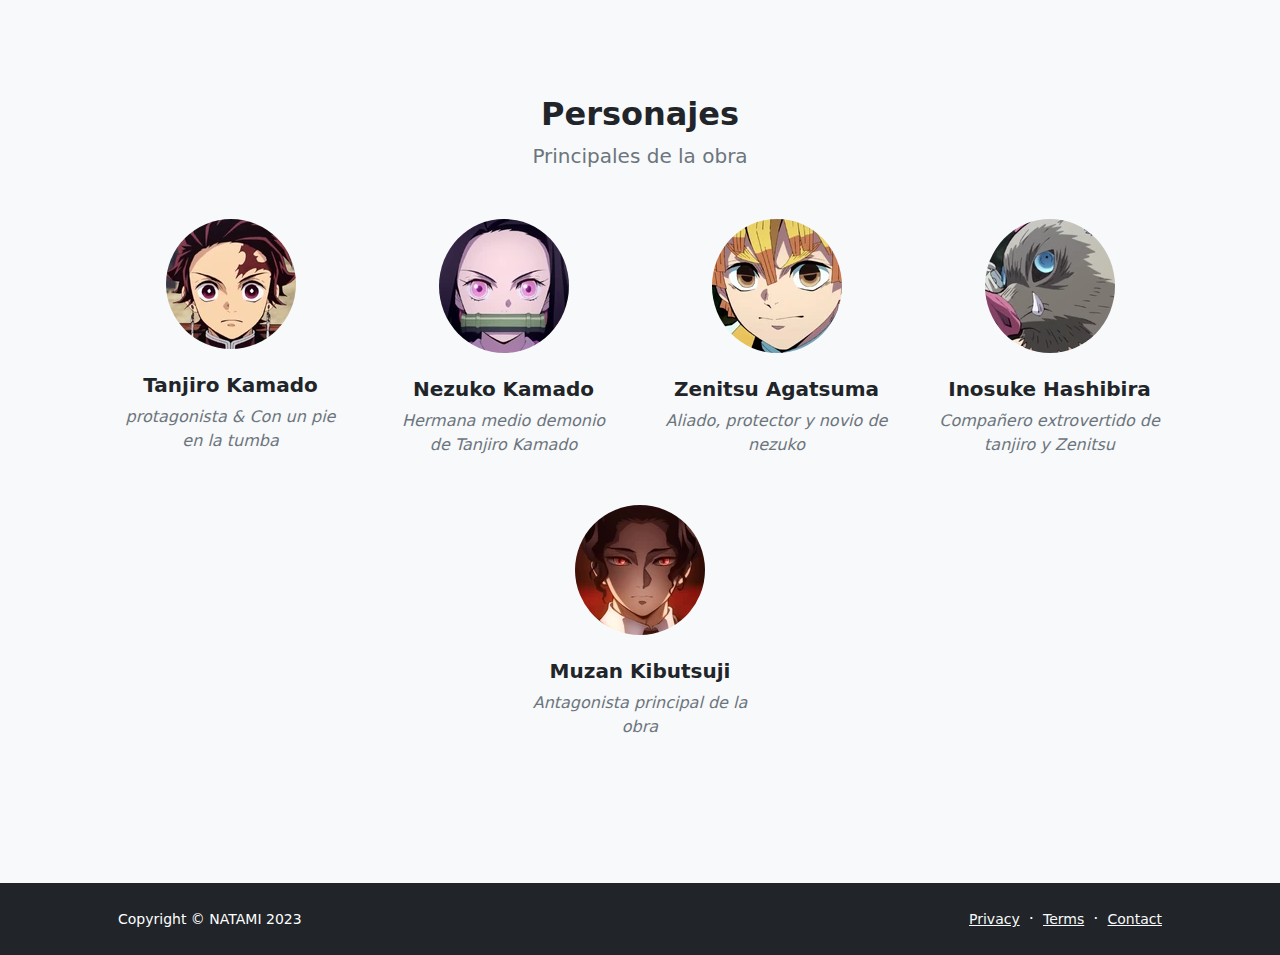
<file: Pgae/KIMETSU/kimetsunoyaiba.html>
<!DOCTYPE html>
<html lang="en">
    <head>
        <meta charset="utf-8" />
        <meta name="viewport" content="width=device-width, initial-scale=1, shrink-to-fit=no" />
        <meta name="description" content="" />
        <meta name="author" content="" />
        <title>Natami-AnimeInfo</title>
        <!-- Favicon-->
        <link rel="icon" type="image/x-icon" href="../../assets/img/NATAMI-removebg-preview.png" />
        <!-- Bootstrap icons-->
        <link href="https://cdn.jsdelivr.net/npm/bootstrap-icons@1.5.0/font/bootstrap-icons.css" rel="stylesheet" />
        <!-- Core theme CSS (includes Bootstrap)-->
        <link href="../HomePage/css/styles.css" rel="stylesheet" />
    </head>
    <body class="d-flex flex-column">
        <main class="flex-shrink-0">
            <!-- Navigation-->
            <nav class="navbar navbar-expand-lg navbar-dark bg-dark">
                <div class="container px-5">
                    <a class="navbar-brand" href="../HomePage/index.html"><h3> NATAMI</h3></a>
                    <button class="navbar-toggler" type="button" data-bs-toggle="collapse" data-bs-target="#navbarSupportedContent" aria-controls="navbarSupportedContent" aria-expanded="false" aria-label="Toggle navigation"><span class="navbar-toggler-icon"></span></button>
                    <div class="collapse navbar-collapse" id="navbarSupportedContent">
                        <ul class="navbar-nav ms-auto mb-2 mb-lg-0">
                            <li class="nav-item"><a class="nav-link" href="../HomePage/index.html">Home</a></li>                           
                           
                            <li class="nav-item"><a class="nav-link" href="../HomePage/faq.html">FAQ</a></li>
                     
                   
                            <li class="nav-item"><a class="nav-link" href="../HomePage/Recomendaciones.html">Recomendaciones</a></li>
                            <li class="nav-item"><a class="nav-link" href="../../index.html">Cerrar Sesion</a></li>   
                              
                        </ul>
                    </div>
                </div>
            </nav>
            <!-- Header-->
            <header class="py-5">
                <div class="container px-5">
                    <div class="row justify-content-center">
                        <div class="col-lg-8 col-xxl-6">
                            <div class="text-center my-5">
                                <h1 class="fw-bolder mb-3">Demon Slayer: Kimetsu no Yaiba.</h1>
                                <p class="lead fw-normal text-muted mb-4">Tanjiro emprende un viaje arriesgado para buscar una cura a la maldición de su hermana y vengar a su familia asesinada por un demonio.</p>
                                <a class="btn btn-primary btn-lg" href="#scroll-target">Curiosidades</a>
                            </div>
                        </div>
                    </div>
                </div>
            </header>
            <!-- AnimeInfo section one-->
            <section class="py-5 bg-light" id="scroll-target">
                <div class="container px-5 my-5">
                    <div class="row gx-5 align-items-center">
                        <div class="col-lg-6"><img class="img-fluid rounded mb-5 mb-lg-0" src="../HomePage/assets/img/gege.jpg" alt="..." /></div>
                        <div class="col-lg-6">
                            <h2 class="fw-bolder">Koyoharu Gotouge</h2>
                            <p class="lead fw-normal text-muted mb-0">Koyoharu Gotouge es una mangaka japonesa nacida en 1988 en la prefectura de Fukuoka, Japón. Actualmente, no se sabe mucho sobre su vida personal o su formación educativa.

                                Gotouge comenzó su carrera como mangaka en 2014, pero su gran éxito llegó en 2016 cuando comenzó a publicar "Kimetsu no Yaiba" en la revista semanal "Shonen Jump" de la editorial Shueisha. "Kimetsu no Yaiba" cuenta la historia de Tanjiro Kamado, un joven que se convierte en cazador de demonios después de que su familia sea asesinada por demonios, y su búsqueda para encontrar una cura para su hermana menor, quien se ha convertido en un demonio.
                                
                                La serie ha sido muy popular tanto en Japón como en el extranjero, y ha sido adaptada a un anime, películas animadas, videojuegos y otros productos. La serie ha recibido varios premios, incluido el Premio al Manga Kodansha en la categoría shonen en 2019, y ha sido aclamada por la crítica por su arte impresionante, su historia emocionante y sus personajes memorables.</p>
                        </div>
                    </div>
                </div>
            </section>
            <!-- AnimeInfo section two-->
            <section class="py-5">
                <div class="container px-5 my-5">
                    <div class="row gx-5 align-items-center">
                        <div class="col-lg-6 order-first order-lg-last"><img class="img-fluid rounded mb-5 mb-lg-0" src="../HomePage/assets/img/ufotable.png" alt="..." /></div>
                        <div class="col-lg-6">
                            <h2 class="fw-bolder">Estudio de animacion </h2>
                            <p class="lead fw-normal text-muted mb-0">Ufotable es un estudio de animación japonés conocido por su trabajo en varias series de anime populares, incluyendo "Fate/Zero", "Fate/stay night: Unlimited Blade Works" y "Demon Slayer: Kimetsu no Yaiba".
                                En cuanto a su trayectoria con "Kimetsu no Yaiba", Ufotable es el estudio encargado de producir la adaptación de anime de la serie. La primera temporada del anime se emitió en 2019 y se convirtió en un gran éxito, ganando muchos seguidores por su animación impresionante y su historia emocionante.   
                            </p>
                        </div>
                    </div>
                </div>
            </section>
            <!-- AnimeInfo section one-->
            <section class="py-5 bg-light" id="scroll-target">
                <div class="container px-5 my-5">
                    <div class="row gx-5 align-items-center">
                        <div class="col-lg-6"><img class="img-fluid rounded mb-5 mb-lg-0" src="../HomePage/assets/img/mangaKimetsu.jpg" alt="..." /></div>
                        <div class="col-lg-6">
                            <h2 class="fw-bolder">Manga</h2>
                            <p class="lead fw-normal text-muted mb-0">"Kimetsu no Yaiba" es un manga de acción y fantasía oscura escrito e ilustrado por Koyoharu Gotouge. La serie fue serializada en la revista Weekly Shonen Jump de la editorial Shueisha desde febrero de 2016 hasta mayo de 2020, y se recopiló en 23 volúmenes de tankobon.

                                La historia sigue a Tanjiro Kamado, un joven que se convierte en cazador de demonios después de que su familia es asesinada por demonios, y su búsqueda para encontrar una cura para su hermana menor, quien se ha convertido en un demonio. A lo largo de la serie, Tanjiro se enfrenta a numerosos enemigos demoníacos, y se une a otros cazadores de demonios en su lucha contra el mal.
                                
                                El manga de "Kimetsu no Yaiba" ha sido muy popular y ha sido adaptado a varias formas de medios, incluyendo un anime, películas animadas, videojuegos y otros productos. La serie ha recibido varios premios, incluido el Premio al Manga Kodansha en la categoría shonen en 2019, y ha sido aclamada por la crítica por su arte impresionante, su historia emocionante y sus personajes memorables.
                                
                                El estilo de dibujo de Koyoharu Gotouge en "Kimetsu no Yaiba" es conocido por su detallismo, con un gran enfoque en los patrones y texturas. La serie también es conocida por su narrativa emocionante, que equilibra la acción intensa con momentos de drama y comedia.</p>
                        </div>
                    </div>
                </div>
            </section>
            
            <!-- Team members section-->
            <section class="py-5 bg-light">
                <div class="container px-5 my-5">
                    <div class="text-center">
                        <h2 class="fw-bolder">Personajes</h2>
                        <p class="lead fw-normal text-muted mb-5">Principales de la obra</p>
                    </div>
                    <div class="row gx-5 row-cols-1 row-cols-sm-2 row-cols-xl-4 justify-content-center">
                        <div class="col mb-5 mb-5 mb-xl-0">
                            <div class="text-center">
                                <img class="img-fluid rounded-circle mb-4 px-4" src="../HomePage/assets/img/tanjiro.webp" alt="..." />
                                <h5 class="fw-bolder">Tanjiro Kamado</h5>
                                <div class="fst-italic text-muted">protagonista &amp; Con un pie en la tumba</div>
                            </div>
                        </div>
                        <div class="col mb-5 mb-5 mb-xl-0">
                            <div class="text-center">
                                <img class="img-fluid rounded-circle mb-4 px-4" src="../HomePage/assets/img/Nezuko.webp" alt="..." />
                                <h5 class="fw-bolder">Nezuko Kamado</h5>
                                <div class="fst-italic text-muted">Hermana medio demonio de Tanjiro Kamado</div>
                            </div>
                        </div>
                        <div class="col mb-5 mb-5 mb-sm-0">
                            <div class="text-center">
                                <img class="img-fluid rounded-circle mb-4 px-4" src="../HomePage/assets/img/Zenitsu.webp" alt="..." />
                                <h5 class="fw-bolder">Zenitsu Agatsuma</h5>
                                <div class="fst-italic text-muted">Aliado, protector y novio de nezuko</div>
                            </div>
                        </div>
                        <div class="col mb-5">
                            <div class="text-center">
                                <img class="img-fluid rounded-circle mb-4 px-4" src="../HomePage/assets/img/Inosuke.webp" alt="..." />
                                <h5 class="fw-bolder">Inosuke Hashibira</h5>
                                <div class="fst-italic text-muted">Compañero extrovertido de tanjiro y Zenitsu</div>
                            </div>
                        </div>
                        <div class="col mb-5">
                            <div class="text-center">
                                <img class="img-fluid rounded-circle mb-4 px-4" src="../HomePage/assets/img/Muzan.webp" alt="..." />
                                <h5 class="fw-bolder">Muzan Kibutsuji</h5>
                                <div class="fst-italic text-muted">Antagonista principal de la obra</div>
                            </div>
                        </div>
                    </div>
                </div>
            </section>
        </main>
        <!-- Footer-->
        <footer class="bg-dark py-4 mt-auto">
            <div class="container px-5">
                <div class="row align-items-center justify-content-between flex-column flex-sm-row">
                    <div class="col-auto"><div class="small m-0 text-white">Copyright &copy; NATAMI 2023</div></div>
                    <div class="col-auto">
                        <a class="link-light small" href="#!">Privacy</a>
                        <span class="text-white mx-1">&middot;</span>
                        <a class="link-light small" href="#!">Terms</a>
                        <span class="text-white mx-1">&middot;</span>
                        <a class="link-light small" href="#!">Contact</a>
                    </div>
                </div>
            </div>
        </footer>
        <!-- Bootstrap core JS-->
        <script src="https://cdn.jsdelivr.net/npm/bootstrap@5.2.3/dist/js/bootstrap.bundle.min.js"></script>
        <!-- Core theme JS-->
        <script src="../HomePage/js/scripts.js"></script>

       
    </body>
</html>
</file>
<file: assets/Login.css>
body {
    position: relative;
    height: 100vh;
    margin: 0;
    padding: 0;
  }
body {
    background-image: url("img/fondo.jpg");
    background-repeat: no-repeat;
    background-position: center;
    background-size: cover;
    height: 100vh;
    
  }
</file>
<file: Login/assets/Login.css>
body {
    position: relative;
    height: 100vh;
    margin: 0;
    padding: 0;
  }
body {
    background-image: url("img/fondo.jpg");
    background-repeat: no-repeat;
    background-position: center;
    background-size: cover;
    height: 100vh;
    
  }
</file>
